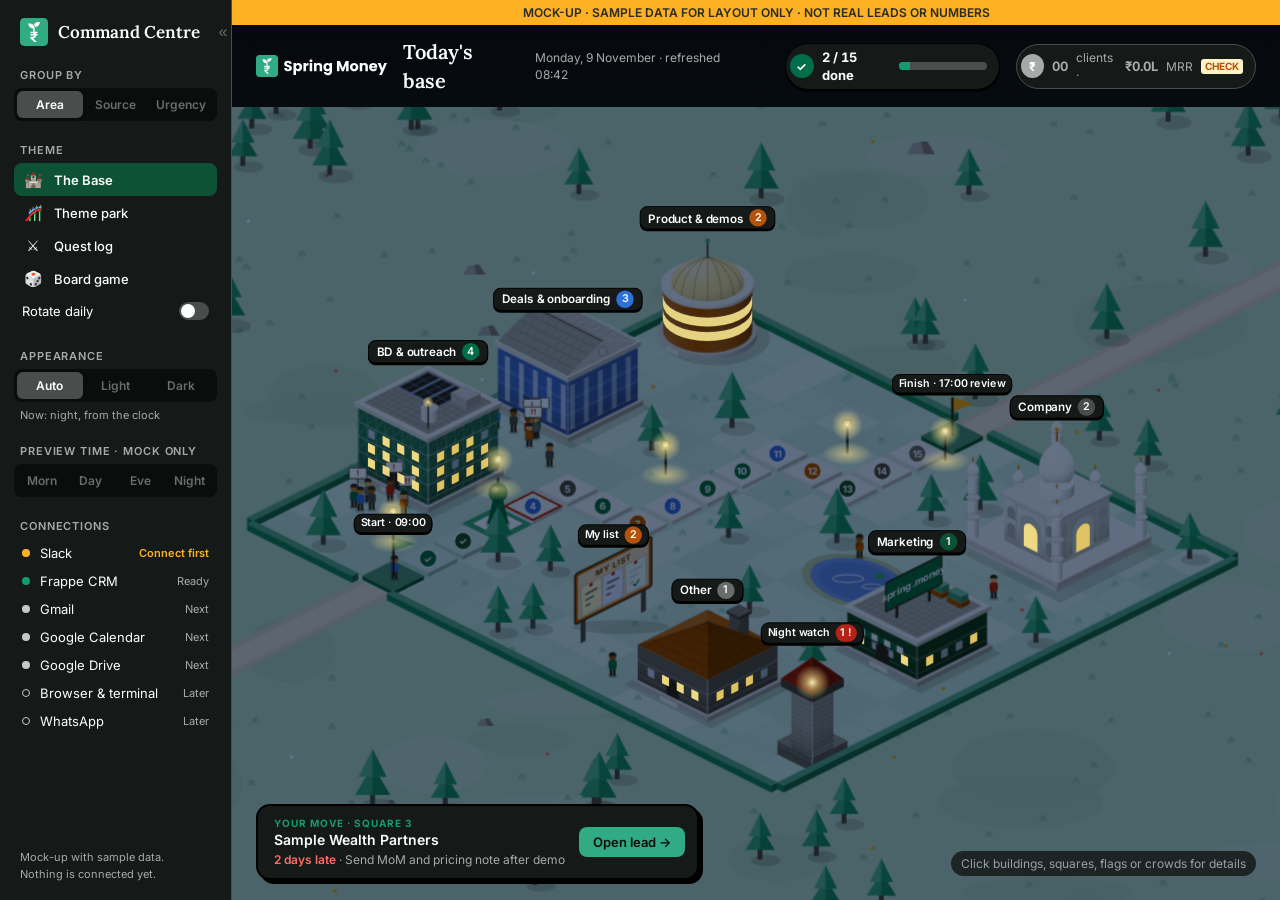
<file: design-options/index.html>
<!doctype html>
<html lang="en-IN">
<head>
<meta charset="utf-8">
<title>Command Centre</title>
<link rel="stylesheet" href="https://fonts.googleapis.com/css2?family=Inter:wght@400;500;600;700&family=Lora:wght@600&display=swap">
<link rel="stylesheet" href="tokens.css">
<style>
  * { box-sizing: border-box; margin: 0; }
  html, body { height: 100%; }
  body { display: grid; grid-template-columns: var(--nav-w, 232px) 1fr; transition: grid-template-columns var(--sm-duration-base) var(--sm-ease-standard); background: var(--sm-paper); color: var(--sm-text); font-family: var(--sm-font-sans); font-size: 13px; }
  iframe { display: block; width: 100%; height: 100%; border: 0; }

  nav { background: var(--sm-paper); border-right: 1px solid var(--sm-border); padding: 18px 14px; display: flex; flex-direction: column; gap: 22px; overflow-y: auto; }
  .brand { display: flex; align-items: center; gap: 10px; padding: 0 6px; }
  .brand img { width: 28px; height: 28px; }
  .brand b { font-family: var(--sm-font-serif); font-weight: 600; font-size: 17px; white-space: nowrap; }
  .collapse { margin-left: auto; border: 0; background: none; width: 26px; height: 26px; border-radius: 6px; cursor: pointer; color: var(--sm-text-secondary); font-size: 16px; line-height: 1; flex: none; }
  .collapse:hover { background: var(--sm-paper-p1); }
  body.dark .collapse:hover { background: var(--sm-night); }
  body.collapsed { --nav-w: 56px; }
  body.collapsed nav { padding: 18px 8px; overflow: hidden; }
  body.collapsed nav .sec, body.collapsed nav .foot, body.collapsed .brand b { display: none; }
  body.collapsed .brand { flex-direction: column; gap: 12px; padding: 0; }
  body.collapsed .collapse { margin-left: 0; transform: rotate(180deg); }
  .sec h4 { font-size: 11px; font-weight: 600; text-transform: uppercase; letter-spacing: .08em; color: var(--sm-text-secondary); padding: 0 6px 6px; }
  .opt { width: 100%; display: flex; align-items: center; gap: 10px; border: 0; background: none; text-align: left; font: 500 13px var(--sm-font-sans); color: var(--sm-text); padding: 7px 8px; border-radius: 8px; cursor: pointer; }
  .opt:hover { background: var(--sm-paper-p1); }
  .opt.on { background: var(--sm-green-bg-2); color: var(--sm-green-900); font-weight: 600; }
  .opt .ic { width: 22px; text-align: center; font-size: 15px; }
  .opt .sub { margin-left: auto; font-size: 11px; color: var(--sm-text-secondary); font-weight: 500; }
  .toggle { display: flex; align-items: center; justify-content: space-between; padding: 7px 8px; cursor: pointer; border-radius: 8px; }
  .toggle:hover { background: var(--sm-paper-p1); }
  .sw { width: 30px; height: 18px; border-radius: 999px; background: var(--sm-black-400); position: relative; transition: background var(--sm-duration-fast); }
  .sw::after { content: ""; position: absolute; top: 2px; left: 2px; width: 14px; height: 14px; border-radius: 50%; background: var(--sm-paper); transition: left var(--sm-duration-fast); }
  .toggle.on .sw { background: var(--sm-green-800); }
  .toggle.on .sw::after { left: 14px; }
  .seg { display: grid; grid-template-columns: repeat(3, 1fr); background: var(--sm-paper-p1); border-radius: 8px; padding: 3px; }
  .seg button { border: 0; background: none; font: 600 12px var(--sm-font-sans); padding: 6px 0; border-radius: 6px; cursor: pointer; color: var(--sm-text-secondary); }
  .seg button.on { background: var(--sm-paper); color: var(--sm-text); box-shadow: 0 1px 3px rgba(39,43,42,.15); }
  .conn { display: flex; align-items: center; gap: 10px; padding: 6px 8px; }
  .conn .dot { width: 8px; height: 8px; border-radius: 50%; flex: none; }
  .conn .st { margin-left: auto; font-size: 11px; color: var(--sm-text-secondary); }
  .d-next { background: var(--sm-amber-300); } .d-ready { background: var(--sm-green-500); } .d-plan { background: var(--sm-black-400); } .d-later { border: 1.5px solid var(--sm-black-400); }
  .conn.next .st { color: var(--sm-amber-700); font-weight: 600; }
  .seg.four { grid-template-columns: repeat(4, 1fr); }
  .now { font-size: 11px; color: var(--sm-text-secondary); padding: 6px 6px 0; }

  body.dark { background: var(--sm-night); color: var(--sm-paper); }
  body.dark nav { background: var(--sm-night-raised); border-color: var(--sm-black-800); }
  body.dark .opt { color: var(--sm-paper); }
  body.dark .opt:hover, body.dark .toggle:hover { background: var(--sm-night); }
  body.dark .opt.on { background: var(--sm-green-900); color: var(--sm-paper); }
  body.dark .seg { background: var(--sm-night); }
  body.dark .seg button.on { background: var(--sm-black-800); color: var(--sm-paper); }
  body.dark .sec h4, body.dark .conn .st, body.dark .foot, body.dark .now { color: var(--sm-black-500); }
  body.dark .conn.next .st { color: var(--sm-amber-300); }
  body.dark .sw { background: var(--sm-black-800); }
  body.dark .toggle.on .sw { background: var(--sm-green-400); }
  .foot { margin-top: auto; font-size: 11px; color: var(--sm-text-secondary); padding: 0 6px; line-height: 1.5; }
</style>
</head>
<body>
<nav>
  <div class="brand"><img src="springmoney-mark.svg" alt=""><b>Command Centre</b><button class="collapse" id="collapse" title="Collapse menu" aria-label="Collapse menu">«</button></div>

  <div class="sec">
    <h4>Group by</h4>
    <div class="seg" id="group">
      <button data-g="area">Area</button><button data-g="source">Source</button><button data-g="urgency">Urgency</button>
    </div>
  </div>

  <div class="sec" id="themes">
    <h4>Theme</h4>
    <button class="opt" data-t="base"><span class="ic">🏰</span>The Base</button>
    <button class="opt" data-t="park"><span class="ic">🎢</span>Theme park</button>
    <button class="opt" data-t="quest"><span class="ic">⚔</span>Quest log</button>
    <button class="opt" data-t="board"><span class="ic">🎲</span>Board game</button>
    <div class="toggle" id="rotate"><span>Rotate daily</span><span class="sw"></span></div>
  </div>

  <div class="sec">
    <h4>Appearance</h4>
    <div class="seg" id="appearance"><button data-a="auto">Auto</button><button data-a="light">Light</button><button data-a="dark">Dark</button></div>
    <div class="now" id="now"></div>
  </div>

  <div class="sec">
    <h4>Preview time · mock only</h4>
    <div class="seg four" id="preview"><button data-p="morning">Morn</button><button data-p="day">Day</button><button data-p="evening">Eve</button><button data-p="night">Night</button></div>
  </div>

  <div class="sec">
    <h4>Connections</h4>
    <div class="conn next"><span class="dot d-next"></span>Slack<span class="st">Connect first</span></div>
    <div class="conn"><span class="dot d-ready"></span>Frappe CRM<span class="st">Ready</span></div>
    <div class="conn"><span class="dot d-plan"></span>Gmail<span class="st">Next</span></div>
    <div class="conn"><span class="dot d-plan"></span>Google Calendar<span class="st">Next</span></div>
    <div class="conn"><span class="dot d-plan"></span>Google Drive<span class="st">Next</span></div>
    <div class="conn"><span class="dot d-later"></span>Browser &amp; terminal<span class="st">Later</span></div>
    <div class="conn"><span class="dot d-later"></span>WhatsApp<span class="st">Later</span></div>
  </div>

  <div class="foot">Mock-up with sample data.<br>Nothing is connected yet.</div>
</nav>
<iframe id="view" title="Command Centre"></iframe>

<script>
  // The version tag stops the browser showing an old cached copy after a theme file changes.
  const V = "?v=2";
  const THEMES = {
    base: "the-base.html" + V,
    park: "d-theme-park.html" + V,
    quest: "e-quest-log.html" + V,
    board: "f-board-game.html" + V,
  };
  const ORDER = Object.keys(THEMES);
  const view = document.getElementById("view");

  function load(key, fallback) {
    try { return localStorage.getItem(key) || fallback; } catch (e) { return fallback; }
  }
  function save(key, value) {
    try { localStorage.setItem(key, value); } catch (e) {}
  }

  // With rotation on, the theme follows the day count so it changes once a day.
  function todaysTheme() {
    return ORDER[Math.floor(Date.now() / 86400000) % ORDER.length];
  }

  const PHASE_NAMES = { morning: "Morning", day: "Day", evening: "Evening", night: "Night" };

  // Morning until 11, day until 16:30, evening until 19:00, then night.
  function clockPhase(d = new Date()) {
    const h = d.getHours() + d.getMinutes() / 60;
    return h >= 6 && h < 11 ? "morning" : h < 16.5 && h >= 11 ? "day" : h < 19 && h >= 16.5 ? "evening" : "night";
  }

  // Auto follows the clock (or a preview) and goes dark at night; Light and Dark are fixed.
  function scene() {
    const a = load("cc-appearance", "auto");
    if (a === "light") return { phase: "day", dark: false, note: "Always daytime" };
    if (a === "dark") return { phase: "night", dark: true, note: "Always night" };
    const preview = load("cc-preview", "");
    const phase = preview || clockPhase();
    return { phase, dark: phase === "night", note: preview ? `Previewing ${PHASE_NAMES[phase].toLowerCase()}` : `Now: ${PHASE_NAMES[phase].toLowerCase()}, from the clock` };
  }

  function sendGroup() {
    const s = scene();
    view.contentWindow && view.contentWindow.postMessage({ group: load("cc-group", "area"), phase: s.phase, dark: s.dark }, "*");
  }

  function render() {
    const rotating = load("cc-rotate", "off") === "on";
    const theme = rotating ? todaysTheme() : load("cc-theme", "base");
    if (!view.src.endsWith(THEMES[theme])) view.src = THEMES[theme];
    document.querySelectorAll("[data-t]").forEach(b => b.classList.toggle("on", b.dataset.t === theme));
    document.getElementById("rotate").classList.toggle("on", rotating);
    const group = load("cc-group", "area");
    document.querySelectorAll("[data-g]").forEach(b => b.classList.toggle("on", b.dataset.g === group));
    const s = scene(), appearance = load("cc-appearance", "auto"), preview = load("cc-preview", "");
    document.body.classList.toggle("dark", s.dark);
    document.querySelectorAll("[data-a]").forEach(b => b.classList.toggle("on", b.dataset.a === appearance));
    document.querySelectorAll("[data-p]").forEach(b => b.classList.toggle("on", appearance === "auto" && b.dataset.p === preview));
    document.getElementById("now").textContent = s.note;
    sendGroup();
  }

  document.getElementById("appearance").addEventListener("click", e => {
    const b = e.target.closest("[data-a]");
    if (!b) return;
    save("cc-appearance", b.dataset.a);
    save("cc-preview", "");
    render();
  });

  // Clicking a preview again goes back to the real clock.
  document.getElementById("preview").addEventListener("click", e => {
    const b = e.target.closest("[data-p]");
    if (!b) return;
    save("cc-appearance", "auto");
    save("cc-preview", load("cc-preview", "") === b.dataset.p ? "" : b.dataset.p);
    render();
  });

  function applyNav() {
    const collapsed = load("cc-nav", "open") === "collapsed";
    document.body.classList.toggle("collapsed", collapsed);
    const b = document.getElementById("collapse");
    b.title = b.ariaLabel = collapsed ? "Expand menu" : "Collapse menu";
  }
  document.getElementById("collapse").addEventListener("click", () => {
    save("cc-nav", load("cc-nav", "open") === "collapsed" ? "open" : "collapsed");
    applyNav();
  });
  applyNav();

  // Keep Auto in step with the clock, redrawing only when the time of day actually changes.
  let lastPhase = scene().phase;
  setInterval(() => { const p = scene().phase; if (p !== lastPhase) { lastPhase = p; render(); } }, 60000);

  view.addEventListener("load", sendGroup);

  document.getElementById("themes").addEventListener("click", e => {
    const b = e.target.closest("[data-t]");
    if (b) {
      // Picking a theme by hand turns rotation off.
      save("cc-theme", b.dataset.t);
      save("cc-rotate", "off");
    } else if (e.target.closest("#rotate")) {
      save("cc-rotate", load("cc-rotate", "off") === "on" ? "off" : "on");
    }
    render();
  });

  document.getElementById("group").addEventListener("click", e => {
    const b = e.target.closest("[data-g]");
    if (!b) return;
    save("cc-group", b.dataset.g);
    render();
  });

  render();
</script>
</body>
</html>
</file>
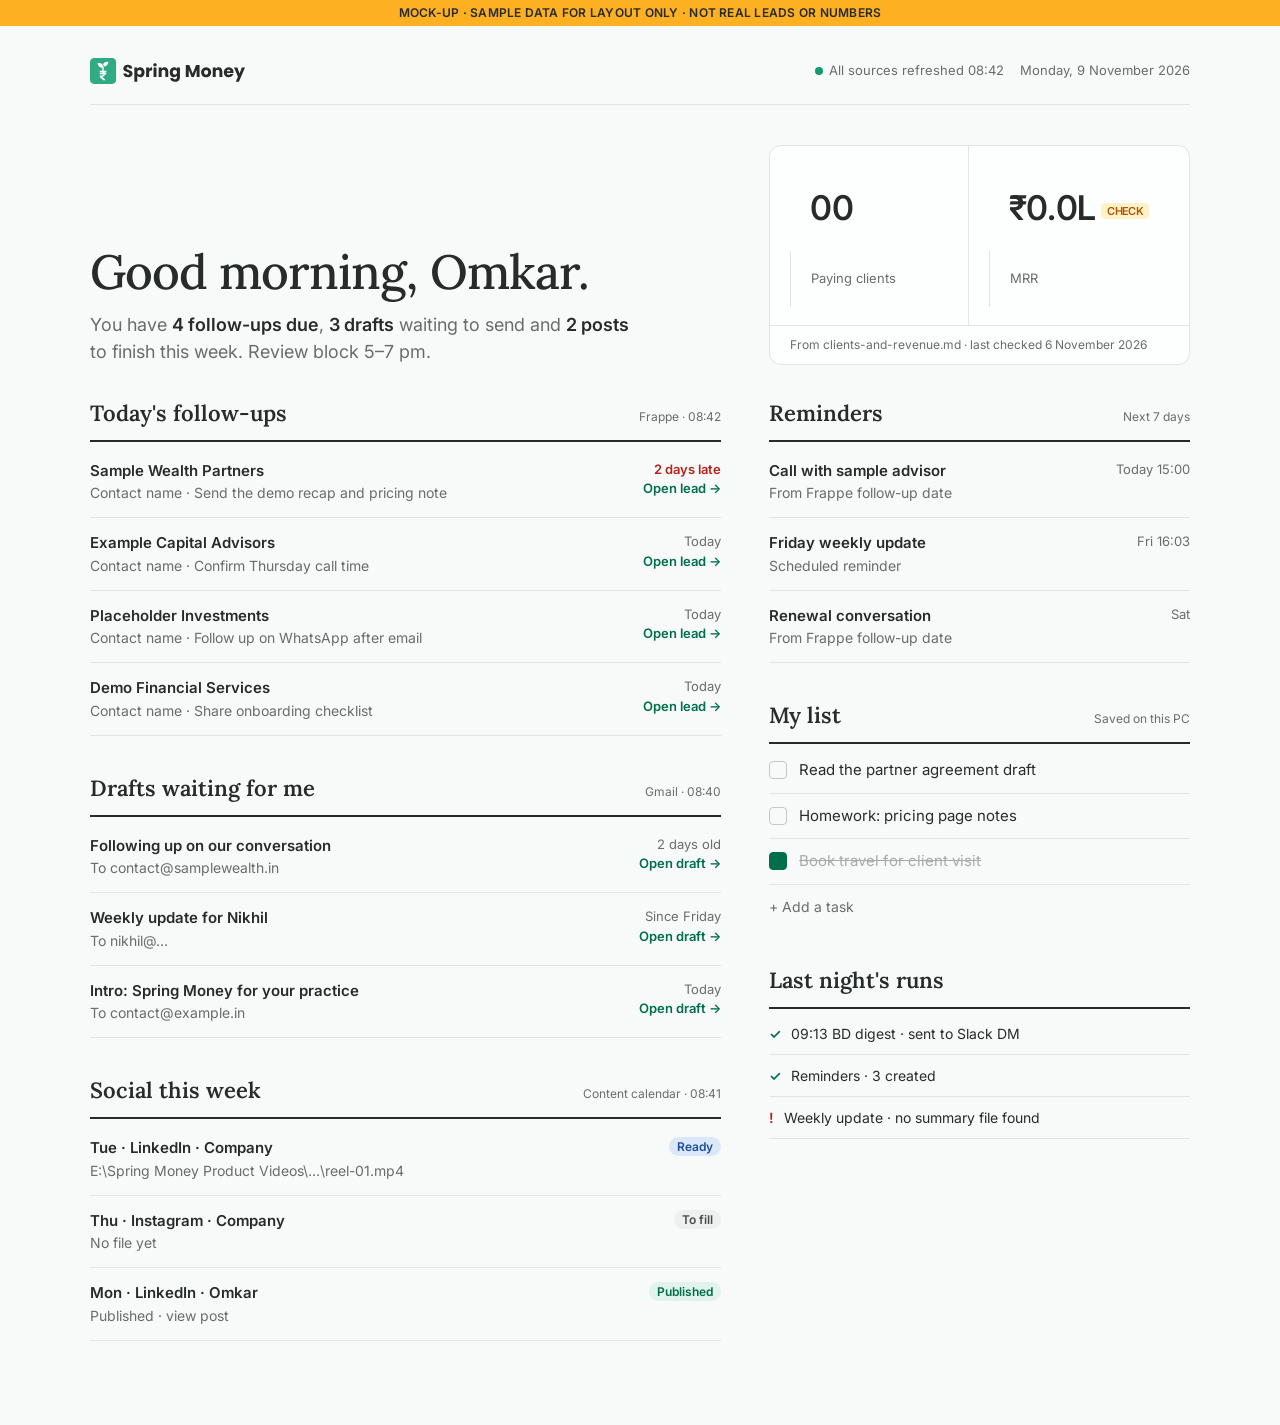
<file: design-options/a-morning-brief.html>
<!doctype html>
<html lang="en-IN">
<head>
<meta charset="utf-8">
<title>Option A · Morning brief</title>
<link rel="stylesheet" href="https://fonts.googleapis.com/css2?family=Inter:wght@400;500;600&family=Lora:ital,wght@0,500;0,600;1,400&display=swap">
<link rel="stylesheet" href="tokens.css">
<style>
  * { box-sizing: border-box; margin: 0; }
  body { background: var(--sm-paper-g); color: var(--sm-text); font-family: var(--sm-font-sans); font-size: 15px; line-height: 1.5; }
  .sample { background: var(--sm-amber-300); color: var(--sm-black-900); text-align: center; font-size: 12px; font-weight: 600; padding: 4px; letter-spacing: .02em; }
  .page { max-width: 1180px; margin: 0 auto; padding: 32px 40px 48px; }
  header { display: flex; align-items: center; justify-content: space-between; padding-bottom: 20px; border-bottom: 1px solid var(--sm-border); }
  header img { height: 26px; }
  .meta { font-size: 13px; color: var(--sm-text-secondary); display: flex; gap: 16px; align-items: center; }
  .dot { width: 8px; height: 8px; border-radius: 50%; background: var(--sm-green-500); display: inline-block; margin-right: 6px; }
  .hero { padding: 40px 0 32px; display: grid; grid-template-columns: 1.5fr 1fr; gap: 48px; align-items: end; }
  .hero h1 { font-family: var(--sm-font-serif); font-weight: 500; font-size: 48px; line-height: 1.1; letter-spacing: -.02em; }
  .hero p { font-size: 18px; color: var(--sm-text-secondary); margin-top: 12px; max-width: 560px; }
  .hero p b { color: var(--sm-text); font-weight: 600; }
  .score { display: grid; grid-template-columns: 1fr 1fr; gap: 0; border: 1px solid var(--sm-border); border-radius: 12px; background: var(--sm-paper); }
  .score div { padding: 18px 20px; }
  .score div + div { border-left: 1px solid var(--sm-border); }
  .score .n { font-size: 34px; font-weight: 600; letter-spacing: -.02em; font-variant-numeric: tabular-nums; }
  .score .l { font-size: 13px; color: var(--sm-text-secondary); }
  .score .foot { grid-column: 1 / -1; border-top: 1px solid var(--sm-border); border-left: 0 !important; font-size: 12px; color: var(--sm-text-secondary); padding: 10px 20px; }
  .check { background: #FEF3C7; color: var(--sm-amber-700); font-size: 11px; font-weight: 600; padding: 1px 6px; border-radius: 4px; margin-left: 6px; vertical-align: middle; }
  .cols { display: grid; grid-template-columns: 1.5fr 1fr; gap: 48px; }
  section { margin-bottom: 36px; }
  h2 { font-family: var(--sm-font-serif); font-weight: 600; font-size: 22px; display: flex; align-items: baseline; justify-content: space-between; padding-bottom: 10px; border-bottom: 2px solid var(--sm-text); margin-bottom: 4px; }
  h2 small { font-family: var(--sm-font-sans); font-weight: 400; font-size: 12px; color: var(--sm-text-secondary); }
  .row { display: grid; grid-template-columns: 1fr auto; gap: 16px; padding: 14px 0; border-bottom: 1px solid var(--sm-border); text-decoration: none; color: inherit; }
  .row:hover .t { color: var(--sm-link); }
  .t { font-weight: 600; }
  .s { color: var(--sm-text-secondary); font-size: 14px; }
  .when { font-size: 13px; color: var(--sm-text-secondary); text-align: right; white-space: nowrap; }
  .late { color: var(--sm-red-700); font-weight: 600; }
  .go { color: var(--sm-link); font-weight: 600; font-size: 13px; }
  .pill { font-size: 12px; font-weight: 600; padding: 2px 8px; border-radius: 999px; }
  .p-fill { background: var(--sm-paper-p2); color: var(--sm-black-800); }
  .p-ready { background: var(--sm-blue-100); color: #1D4E9E; }
  .p-pub { background: var(--sm-green-bg-2); color: var(--sm-green-800); }
  .todo { display: flex; gap: 12px; padding: 11px 0; border-bottom: 1px solid var(--sm-border); align-items: flex-start; }
  .box { width: 18px; height: 18px; border: 1.5px solid var(--sm-border-input); border-radius: 4px; flex: none; margin-top: 2px; }
  .box.on { background: var(--sm-green-800); border-color: var(--sm-green-800); }
  .done { color: var(--sm-text-disabled); text-decoration: line-through; }
  .add { color: var(--sm-text-secondary); font-size: 14px; padding: 11px 0; }
  .run { display: flex; gap: 10px; padding: 10px 0; border-bottom: 1px solid var(--sm-border); font-size: 14px; }
  .ok { color: var(--sm-green-800); font-weight: 600; } .bad { color: var(--sm-red-700); font-weight: 600; }
</style>
</head>
<body>
<div class="sample">MOCK-UP · SAMPLE DATA FOR LAYOUT ONLY · NOT REAL LEADS OR NUMBERS</div>
<div class="page">
  <header>
    <img src="springmoney-logo-primary.svg" alt="Spring Money">
    <div class="meta"><span><span class="dot"></span>All sources refreshed 08:42</span><span>Monday, 9 November 2026</span></div>
  </header>

  <div class="hero">
    <div>
      <h1>Good morning, Omkar.</h1>
      <p>You have <b>4 follow-ups due</b>, <b>3 drafts</b> waiting to send and <b>2 posts</b> to finish this week. Review block 5–7 pm.</p>
    </div>
    <div class="score">
      <div><div class="n">00</div><div class="l">Paying clients</div></div>
      <div><div class="n">₹0.0L<span class="check">CHECK</span></div><div class="l">MRR</div></div>
      <div class="foot">From clients-and-revenue.md · last checked 6 November 2026</div>
    </div>
  </div>

  <div class="cols">
    <div>
      <section>
        <h2>Today's follow-ups <small>Frappe · 08:42</small></h2>
        <a class="row" href="#"><div><div class="t">Sample Wealth Partners</div><div class="s">Contact name · Send the demo recap and pricing note</div></div><div class="when"><span class="late">2 days late</span><br><span class="go">Open lead →</span></div></a>
        <a class="row" href="#"><div><div class="t">Example Capital Advisors</div><div class="s">Contact name · Confirm Thursday call time</div></div><div class="when">Today<br><span class="go">Open lead →</span></div></a>
        <a class="row" href="#"><div><div class="t">Placeholder Investments</div><div class="s">Contact name · Follow up on WhatsApp after email</div></div><div class="when">Today<br><span class="go">Open lead →</span></div></a>
        <a class="row" href="#"><div><div class="t">Demo Financial Services</div><div class="s">Contact name · Share onboarding checklist</div></div><div class="when">Today<br><span class="go">Open lead →</span></div></a>
      </section>
      <section>
        <h2>Drafts waiting for me <small>Gmail · 08:40</small></h2>
        <a class="row" href="#"><div><div class="t">Following up on our conversation</div><div class="s">To contact@samplewealth.in</div></div><div class="when">2 days old<br><span class="go">Open draft →</span></div></a>
        <a class="row" href="#"><div><div class="t">Weekly update for Nikhil</div><div class="s">To nikhil@…</div></div><div class="when">Since Friday<br><span class="go">Open draft →</span></div></a>
        <a class="row" href="#"><div><div class="t">Intro: Spring Money for your practice</div><div class="s">To contact@example.in</div></div><div class="when">Today<br><span class="go">Open draft →</span></div></a>
      </section>
      <section>
        <h2>Social this week <small>Content calendar · 08:41</small></h2>
        <a class="row" href="#"><div><div class="t">Tue · LinkedIn · Company</div><div class="s">E:\Spring Money Product Videos\…\reel-01.mp4</div></div><div class="when"><span class="pill p-ready">Ready</span></div></a>
        <a class="row" href="#"><div><div class="t">Thu · Instagram · Company</div><div class="s">No file yet</div></div><div class="when"><span class="pill p-fill">To fill</span></div></a>
        <a class="row" href="#"><div><div class="t">Mon · LinkedIn · Omkar</div><div class="s">Published · view post</div></div><div class="when"><span class="pill p-pub">Published</span></div></a>
      </section>
    </div>
    <div>
      <section>
        <h2>Reminders <small>Next 7 days</small></h2>
        <div class="row"><div><div class="t">Call with sample advisor</div><div class="s">From Frappe follow-up date</div></div><div class="when">Today 15:00</div></div>
        <div class="row"><div><div class="t">Friday weekly update</div><div class="s">Scheduled reminder</div></div><div class="when">Fri 16:03</div></div>
        <div class="row"><div><div class="t">Renewal conversation</div><div class="s">From Frappe follow-up date</div></div><div class="when">Sat</div></div>
      </section>
      <section>
        <h2>My list <small>Saved on this PC</small></h2>
        <div class="todo"><span class="box"></span><span>Read the partner agreement draft</span></div>
        <div class="todo"><span class="box"></span><span>Homework: pricing page notes</span></div>
        <div class="todo"><span class="box on"></span><span class="done">Book travel for client visit</span></div>
        <div class="add">+ Add a task</div>
      </section>
      <section>
        <h2>Last night's runs</h2>
        <div class="run"><span class="ok">✓</span><span>09:13 BD digest · sent to Slack DM</span></div>
        <div class="run"><span class="ok">✓</span><span>Reminders · 3 created</span></div>
        <div class="run"><span class="bad">!</span><span>Weekly update · no summary file found</span></div>
      </section>
    </div>
  </div>
</div>
</body>
</html>
</file>
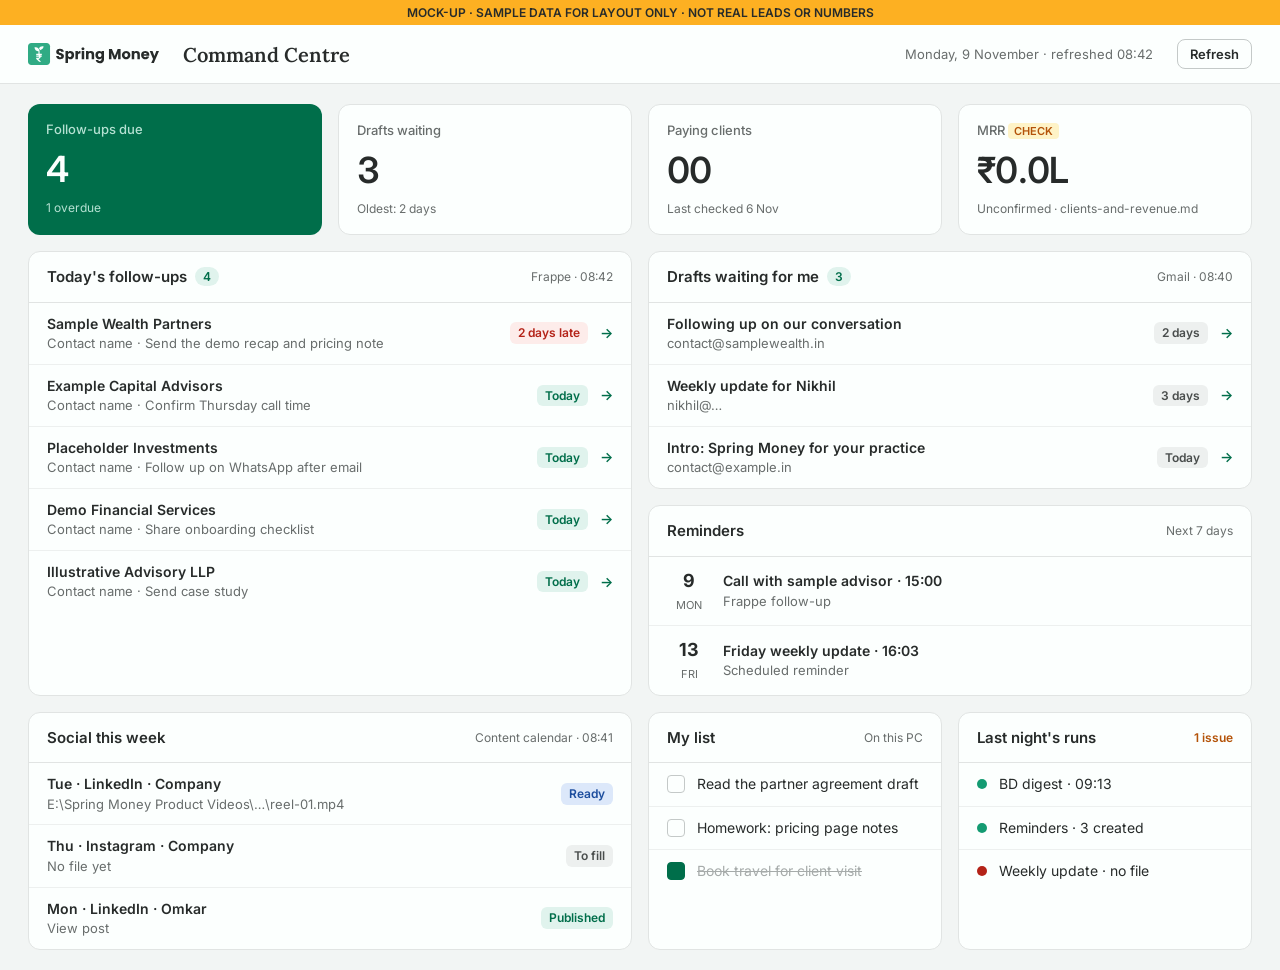
<file: design-options/b-cockpit-grid.html>
<!doctype html>
<html lang="en-IN">
<head>
<meta charset="utf-8">
<title>Option B · Cockpit grid</title>
<link rel="stylesheet" href="https://fonts.googleapis.com/css2?family=Inter:wght@400;500;600&family=Lora:wght@500;600&display=swap">
<link rel="stylesheet" href="tokens.css">
<style>
  * { box-sizing: border-box; margin: 0; }
  body { background: var(--sm-paper-p1); color: var(--sm-text); font-family: var(--sm-font-sans); font-size: 14px; line-height: 1.45; }
  .sample { background: var(--sm-amber-300); text-align: center; font-size: 12px; font-weight: 600; padding: 4px; }
  .bar { background: var(--sm-paper); border-bottom: 1px solid var(--sm-border); padding: 14px 28px; display: flex; align-items: center; gap: 24px; }
  .bar img { height: 22px; }
  .bar h1 { font-family: var(--sm-font-serif); font-weight: 600; font-size: 20px; }
  .bar .sp { flex: 1; }
  .bar .meta { font-size: 13px; color: var(--sm-text-secondary); }
  .btn { border: 1px solid var(--sm-border-input); background: var(--sm-paper); border-radius: 8px; padding: 6px 12px; font: 600 13px var(--sm-font-sans); color: var(--sm-text); }
  .grid { padding: 20px 28px; display: grid; gap: 16px; grid-template-columns: repeat(4, 1fr); grid-auto-rows: min-content; }
  .stat { background: var(--sm-paper); border: 1px solid var(--sm-border); border-radius: 12px; padding: 16px 18px; }
  .stat.hero { background: var(--sm-green-800); color: var(--sm-paper); border: 0; }
  .stat.hero .l, .stat.hero .f { color: var(--sm-green-100); }
  .stat .l { font-size: 13px; color: var(--sm-text-secondary); font-weight: 500; }
  .stat .n { font-size: 36px; font-weight: 600; letter-spacing: -.02em; font-variant-numeric: tabular-nums; margin: 4px 0; }
  .stat .f { font-size: 12px; color: var(--sm-text-secondary); }
  .check { background: #FEF3C7; color: var(--sm-amber-700); font-size: 11px; font-weight: 600; padding: 1px 6px; border-radius: 4px; vertical-align: middle; }
  .card { background: var(--sm-paper); border: 1px solid var(--sm-border); border-radius: 12px; display: flex; flex-direction: column; }
  .card header { display: flex; align-items: center; gap: 8px; padding: 14px 18px; border-bottom: 1px solid var(--sm-border); }
  .card h2 { font-size: 15px; font-weight: 600; }
  .count { background: var(--sm-green-bg-2); color: var(--sm-green-800); font-weight: 600; font-size: 12px; border-radius: 999px; padding: 1px 8px; }
  .card header .ts { margin-left: auto; font-size: 12px; color: var(--sm-text-secondary); }
  .stale { color: var(--sm-amber-700) !important; font-weight: 600; }
  .span2 { grid-column: span 2; } .row2 { grid-row: span 2; }
  .item { display: flex; gap: 12px; align-items: center; padding: 11px 18px; border-bottom: 1px solid var(--sm-paper-p2); text-decoration: none; color: inherit; }
  .item:last-child { border-bottom: 0; }
  .item:hover { background: var(--sm-green-bg-1); }
  .item .main { flex: 1; min-width: 0; }
  .item .t { font-weight: 600; white-space: nowrap; overflow: hidden; text-overflow: ellipsis; }
  .item .s { color: var(--sm-text-secondary); font-size: 13px; white-space: nowrap; overflow: hidden; text-overflow: ellipsis; }
  .tag { font-size: 12px; font-weight: 600; padding: 2px 8px; border-radius: 6px; white-space: nowrap; }
  .late { background: #FDECEA; color: var(--sm-red-700); }
  .today { background: var(--sm-green-bg-2); color: var(--sm-green-800); }
  .soon { background: var(--sm-paper-p2); color: var(--sm-black-800); }
  .ready { background: var(--sm-blue-100); color: #1D4E9E; }
  .arrow { color: var(--sm-link); font-weight: 600; }
  .day { width: 44px; text-align: center; flex: none; }
  .day b { display: block; font-size: 18px; } .day span { font-size: 11px; color: var(--sm-text-secondary); text-transform: uppercase; }
  .box { width: 18px; height: 18px; border: 1.5px solid var(--sm-border-input); border-radius: 4px; flex: none; }
  .box.on { background: var(--sm-green-800); border-color: var(--sm-green-800); }
  .done { color: var(--sm-text-disabled); text-decoration: line-through; }
  .st { width: 10px; height: 10px; border-radius: 50%; flex: none; }
  .g { background: var(--sm-green-500); } .r { background: var(--sm-red-700); }
</style>
</head>
<body>
<div class="sample">MOCK-UP · SAMPLE DATA FOR LAYOUT ONLY · NOT REAL LEADS OR NUMBERS</div>
<div class="bar">
  <img src="springmoney-logo-primary.svg" alt="Spring Money">
  <h1>Command Centre</h1>
  <div class="sp"></div>
  <span class="meta">Monday, 9 November · refreshed 08:42</span>
  <button class="btn">Refresh</button>
</div>
<div class="grid">
  <div class="stat hero"><div class="l">Follow-ups due</div><div class="n">4</div><div class="f">1 overdue</div></div>
  <div class="stat"><div class="l">Drafts waiting</div><div class="n">3</div><div class="f">Oldest: 2 days</div></div>
  <div class="stat"><div class="l">Paying clients</div><div class="n">00</div><div class="f">Last checked 6 Nov</div></div>
  <div class="stat"><div class="l">MRR <span class="check">CHECK</span></div><div class="n">₹0.0L</div><div class="f">Unconfirmed · clients-and-revenue.md</div></div>

  <div class="card span2 row2">
    <header><h2>Today's follow-ups</h2><span class="count">4</span><span class="ts">Frappe · 08:42</span></header>
    <a class="item" href="#"><div class="main"><div class="t">Sample Wealth Partners</div><div class="s">Contact name · Send the demo recap and pricing note</div></div><span class="tag late">2 days late</span><span class="arrow">→</span></a>
    <a class="item" href="#"><div class="main"><div class="t">Example Capital Advisors</div><div class="s">Contact name · Confirm Thursday call time</div></div><span class="tag today">Today</span><span class="arrow">→</span></a>
    <a class="item" href="#"><div class="main"><div class="t">Placeholder Investments</div><div class="s">Contact name · Follow up on WhatsApp after email</div></div><span class="tag today">Today</span><span class="arrow">→</span></a>
    <a class="item" href="#"><div class="main"><div class="t">Demo Financial Services</div><div class="s">Contact name · Share onboarding checklist</div></div><span class="tag today">Today</span><span class="arrow">→</span></a>
    <a class="item" href="#"><div class="main"><div class="t">Illustrative Advisory LLP</div><div class="s">Contact name · Send case study</div></div><span class="tag today">Today</span><span class="arrow">→</span></a>
  </div>

  <div class="card span2">
    <header><h2>Drafts waiting for me</h2><span class="count">3</span><span class="ts">Gmail · 08:40</span></header>
    <a class="item" href="#"><div class="main"><div class="t">Following up on our conversation</div><div class="s">contact@samplewealth.in</div></div><span class="tag soon">2 days</span><span class="arrow">→</span></a>
    <a class="item" href="#"><div class="main"><div class="t">Weekly update for Nikhil</div><div class="s">nikhil@…</div></div><span class="tag soon">3 days</span><span class="arrow">→</span></a>
    <a class="item" href="#"><div class="main"><div class="t">Intro: Spring Money for your practice</div><div class="s">contact@example.in</div></div><span class="tag soon">Today</span><span class="arrow">→</span></a>
  </div>

  <div class="card span2">
    <header><h2>Reminders</h2><span class="ts">Next 7 days</span></header>
    <div class="item"><div class="day"><b>9</b><span>Mon</span></div><div class="main"><div class="t">Call with sample advisor · 15:00</div><div class="s">Frappe follow-up</div></div></div>
    <div class="item"><div class="day"><b>13</b><span>Fri</span></div><div class="main"><div class="t">Friday weekly update · 16:03</div><div class="s">Scheduled reminder</div></div></div>
  </div>

  <div class="card span2">
    <header><h2>Social this week</h2><span class="ts">Content calendar · 08:41</span></header>
    <a class="item" href="#"><div class="main"><div class="t">Tue · LinkedIn · Company</div><div class="s">E:\Spring Money Product Videos\…\reel-01.mp4</div></div><span class="tag ready">Ready</span></a>
    <a class="item" href="#"><div class="main"><div class="t">Thu · Instagram · Company</div><div class="s">No file yet</div></div><span class="tag soon">To fill</span></a>
    <a class="item" href="#"><div class="main"><div class="t">Mon · LinkedIn · Omkar</div><div class="s">View post</div></div><span class="tag today">Published</span></a>
  </div>

  <div class="card">
    <header><h2>My list</h2><span class="ts">On this PC</span></header>
    <div class="item"><span class="box"></span><div class="main">Read the partner agreement draft</div></div>
    <div class="item"><span class="box"></span><div class="main">Homework: pricing page notes</div></div>
    <div class="item"><span class="box on"></span><div class="main done">Book travel for client visit</div></div>
  </div>

  <div class="card">
    <header><h2>Last night's runs</h2><span class="ts stale">1 issue</span></header>
    <div class="item"><span class="st g"></span><div class="main">BD digest · 09:13</div></div>
    <div class="item"><span class="st g"></span><div class="main">Reminders · 3 created</div></div>
    <div class="item"><span class="st r"></span><div class="main">Weekly update · no file</div></div>
  </div>
</div>
</body>
</html>
</file>
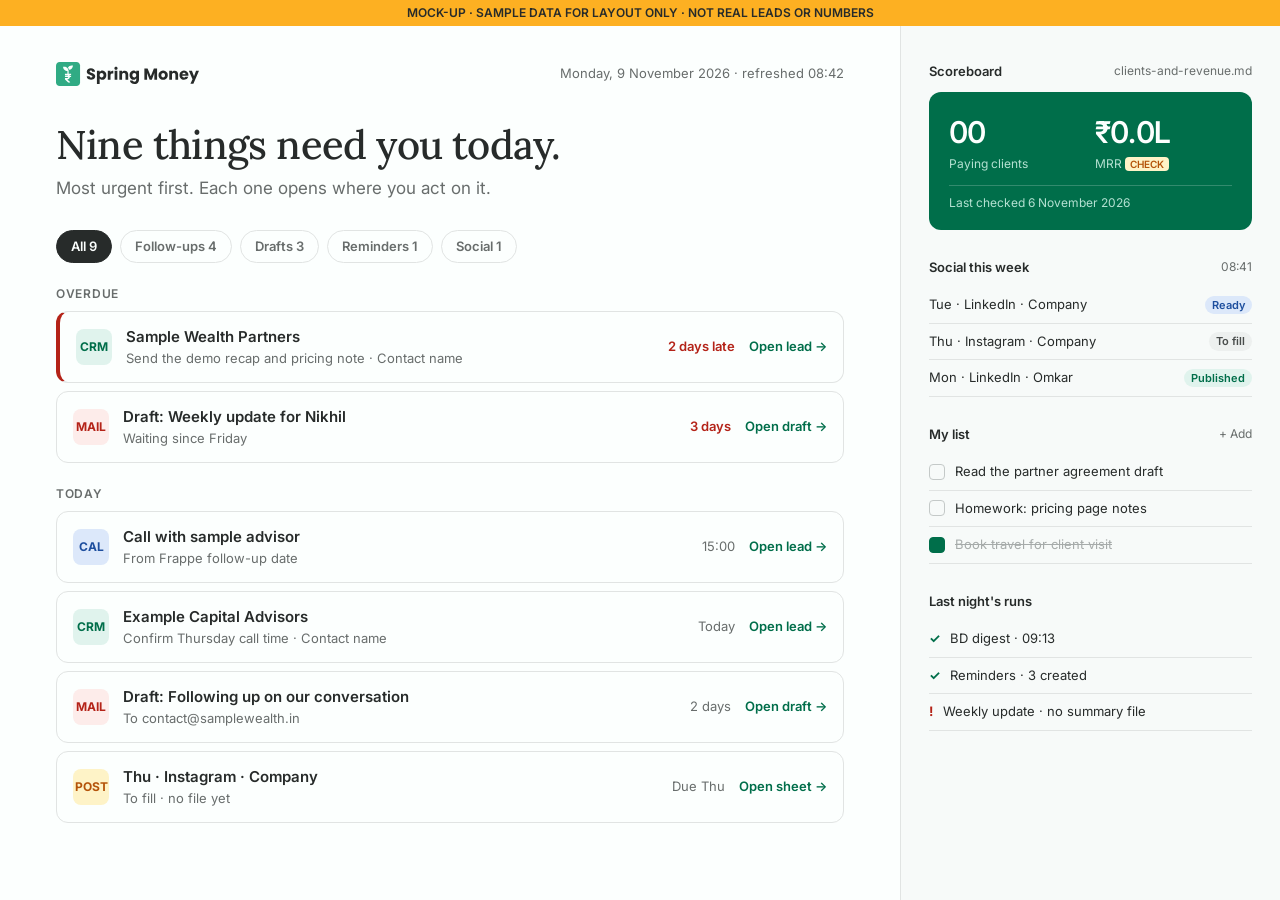
<file: design-options/c-focus-queue.html>
<!doctype html>
<html lang="en-IN">
<head>
<meta charset="utf-8">
<title>Option C · Focus queue</title>
<link rel="stylesheet" href="https://fonts.googleapis.com/css2?family=Inter:wght@400;500;600&family=Lora:wght@500;600&display=swap">
<link rel="stylesheet" href="tokens.css">
<style>
  * { box-sizing: border-box; margin: 0; }
  body { background: var(--sm-paper); color: var(--sm-text); font-family: var(--sm-font-sans); font-size: 14px; line-height: 1.5; }
  .sample { background: var(--sm-amber-300); text-align: center; font-size: 12px; font-weight: 600; padding: 4px; }
  .wrap { display: grid; grid-template-columns: 1fr 380px; min-height: calc(100vh - 26px); }
  main { padding: 36px 56px; }
  .top { display: flex; align-items: center; justify-content: space-between; margin-bottom: 36px; }
  .top img { height: 24px; }
  .meta { font-size: 13px; color: var(--sm-text-secondary); }
  h1 { font-family: var(--sm-font-serif); font-weight: 500; font-size: 40px; letter-spacing: -.02em; line-height: 1.15; }
  .lede { color: var(--sm-text-secondary); font-size: 17px; margin: 8px 0 28px; }
  .tabs { display: flex; gap: 8px; margin-bottom: 16px; }
  .tab { font-size: 13px; font-weight: 600; padding: 6px 14px; border-radius: 999px; border: 1px solid var(--sm-border); color: var(--sm-text-secondary); }
  .tab.on { background: var(--sm-text); color: var(--sm-paper); border-color: var(--sm-text); }
  .group { font-size: 12px; font-weight: 600; color: var(--sm-text-secondary); text-transform: uppercase; letter-spacing: .06em; margin: 22px 0 8px; }
  .q { display: grid; grid-template-columns: 36px 1fr auto auto; gap: 14px; align-items: center; padding: 14px 16px; border: 1px solid var(--sm-border); border-radius: 12px; margin-bottom: 8px; text-decoration: none; color: inherit; background: var(--sm-paper); }
  .q:hover { border-color: var(--sm-green-500); background: var(--sm-green-bg-1); }
  .q.first { border-left: 4px solid var(--sm-red-700); }
  .ico { width: 36px; height: 36px; border-radius: 8px; display: grid; place-items: center; font-size: 12px; font-weight: 700; }
  .i-crm { background: var(--sm-green-bg-2); color: var(--sm-green-800); }
  .i-mail { background: #FDECEA; color: var(--sm-red-700); }
  .i-cal { background: var(--sm-blue-100); color: #1D4E9E; }
  .i-soc { background: #FEF3C7; color: var(--sm-amber-700); }
  .t { font-weight: 600; font-size: 15px; } .s { color: var(--sm-text-secondary); font-size: 13px; }
  .when { font-size: 13px; color: var(--sm-text-secondary); white-space: nowrap; }
  .late { color: var(--sm-red-700); font-weight: 600; }
  .act { font-size: 13px; font-weight: 600; color: var(--sm-link); white-space: nowrap; }
  aside { background: var(--sm-paper-g); border-left: 1px solid var(--sm-border); padding: 36px 28px; }
  .panel { margin-bottom: 28px; }
  .panel h3 { font-size: 13px; font-weight: 600; display: flex; justify-content: space-between; margin-bottom: 10px; }
  .panel h3 span { font-weight: 400; color: var(--sm-text-secondary); font-size: 12px; }
  .score { background: var(--sm-green-800); color: var(--sm-paper); border-radius: 12px; padding: 18px 20px; display: grid; grid-template-columns: 1fr 1fr; gap: 8px; }
  .score .n { font-size: 30px; font-weight: 600; letter-spacing: -.02em; font-variant-numeric: tabular-nums; }
  .score .l { font-size: 12px; color: var(--sm-green-100); }
  .score .f { grid-column: 1 / -1; font-size: 12px; color: var(--sm-green-100); border-top: 1px solid rgba(255,255,255,.2); padding-top: 8px; margin-top: 4px; }
  .check { background: #FEF3C7; color: var(--sm-amber-700); font-size: 10px; font-weight: 600; padding: 1px 5px; border-radius: 4px; vertical-align: middle; }
  .li { display: flex; gap: 10px; padding: 8px 0; border-bottom: 1px solid var(--sm-border); font-size: 13px; align-items: center; }
  .li .grow { flex: 1; }
  .pill { font-size: 11px; font-weight: 600; padding: 1px 7px; border-radius: 999px; }
  .p-fill { background: var(--sm-paper-p2); color: var(--sm-black-800); } .p-ready { background: var(--sm-blue-100); color: #1D4E9E; } .p-pub { background: var(--sm-green-bg-2); color: var(--sm-green-800); }
  .box { width: 16px; height: 16px; border: 1.5px solid var(--sm-border-input); border-radius: 4px; flex: none; }
  .box.on { background: var(--sm-green-800); border-color: var(--sm-green-800); }
  .done { color: var(--sm-text-disabled); text-decoration: line-through; }
  .ok { color: var(--sm-green-800); font-weight: 700; } .bad { color: var(--sm-red-700); font-weight: 700; }
</style>
</head>
<body>
<div class="sample">MOCK-UP · SAMPLE DATA FOR LAYOUT ONLY · NOT REAL LEADS OR NUMBERS</div>
<div class="wrap">
  <main>
    <div class="top"><img src="springmoney-logo-primary.svg" alt="Spring Money"><span class="meta">Monday, 9 November 2026 · refreshed 08:42</span></div>
    <h1>Nine things need you today.</h1>
    <p class="lede">Most urgent first. Each one opens where you act on it.</p>
    <div class="tabs"><span class="tab on">All 9</span><span class="tab">Follow-ups 4</span><span class="tab">Drafts 3</span><span class="tab">Reminders 1</span><span class="tab">Social 1</span></div>

    <div class="group">Overdue</div>
    <a class="q first" href="#"><span class="ico i-crm">CRM</span><div><div class="t">Sample Wealth Partners</div><div class="s">Send the demo recap and pricing note · Contact name</div></div><span class="when late">2 days late</span><span class="act">Open lead →</span></a>
    <a class="q" href="#"><span class="ico i-mail">MAIL</span><div><div class="t">Draft: Weekly update for Nikhil</div><div class="s">Waiting since Friday</div></div><span class="when late">3 days</span><span class="act">Open draft →</span></a>

    <div class="group">Today</div>
    <a class="q" href="#"><span class="ico i-cal">CAL</span><div><div class="t">Call with sample advisor</div><div class="s">From Frappe follow-up date</div></div><span class="when">15:00</span><span class="act">Open lead →</span></a>
    <a class="q" href="#"><span class="ico i-crm">CRM</span><div><div class="t">Example Capital Advisors</div><div class="s">Confirm Thursday call time · Contact name</div></div><span class="when">Today</span><span class="act">Open lead →</span></a>
    <a class="q" href="#"><span class="ico i-mail">MAIL</span><div><div class="t">Draft: Following up on our conversation</div><div class="s">To contact@samplewealth.in</div></div><span class="when">2 days</span><span class="act">Open draft →</span></a>
    <a class="q" href="#"><span class="ico i-soc">POST</span><div><div class="t">Thu · Instagram · Company</div><div class="s">To fill · no file yet</div></div><span class="when">Due Thu</span><span class="act">Open sheet →</span></a>
  </main>

  <aside>
    <div class="panel">
      <h3>Scoreboard <span>clients-and-revenue.md</span></h3>
      <div class="score">
        <div><div class="n">00</div><div class="l">Paying clients</div></div>
        <div><div class="n">₹0.0L</div><div class="l">MRR <span class="check">CHECK</span></div></div>
        <div class="f">Last checked 6 November 2026</div>
      </div>
    </div>
    <div class="panel">
      <h3>Social this week <span>08:41</span></h3>
      <div class="li"><span class="grow">Tue · LinkedIn · Company</span><span class="pill p-ready">Ready</span></div>
      <div class="li"><span class="grow">Thu · Instagram · Company</span><span class="pill p-fill">To fill</span></div>
      <div class="li"><span class="grow">Mon · LinkedIn · Omkar</span><span class="pill p-pub">Published</span></div>
    </div>
    <div class="panel">
      <h3>My list <span>+ Add</span></h3>
      <div class="li"><span class="box"></span><span>Read the partner agreement draft</span></div>
      <div class="li"><span class="box"></span><span>Homework: pricing page notes</span></div>
      <div class="li"><span class="box on"></span><span class="done">Book travel for client visit</span></div>
    </div>
    <div class="panel">
      <h3>Last night's runs</h3>
      <div class="li"><span class="ok">✓</span><span>BD digest · 09:13</span></div>
      <div class="li"><span class="ok">✓</span><span>Reminders · 3 created</span></div>
      <div class="li"><span class="bad">!</span><span>Weekly update · no summary file</span></div>
    </div>
  </aside>
</div>
</body>
</html>
</file>
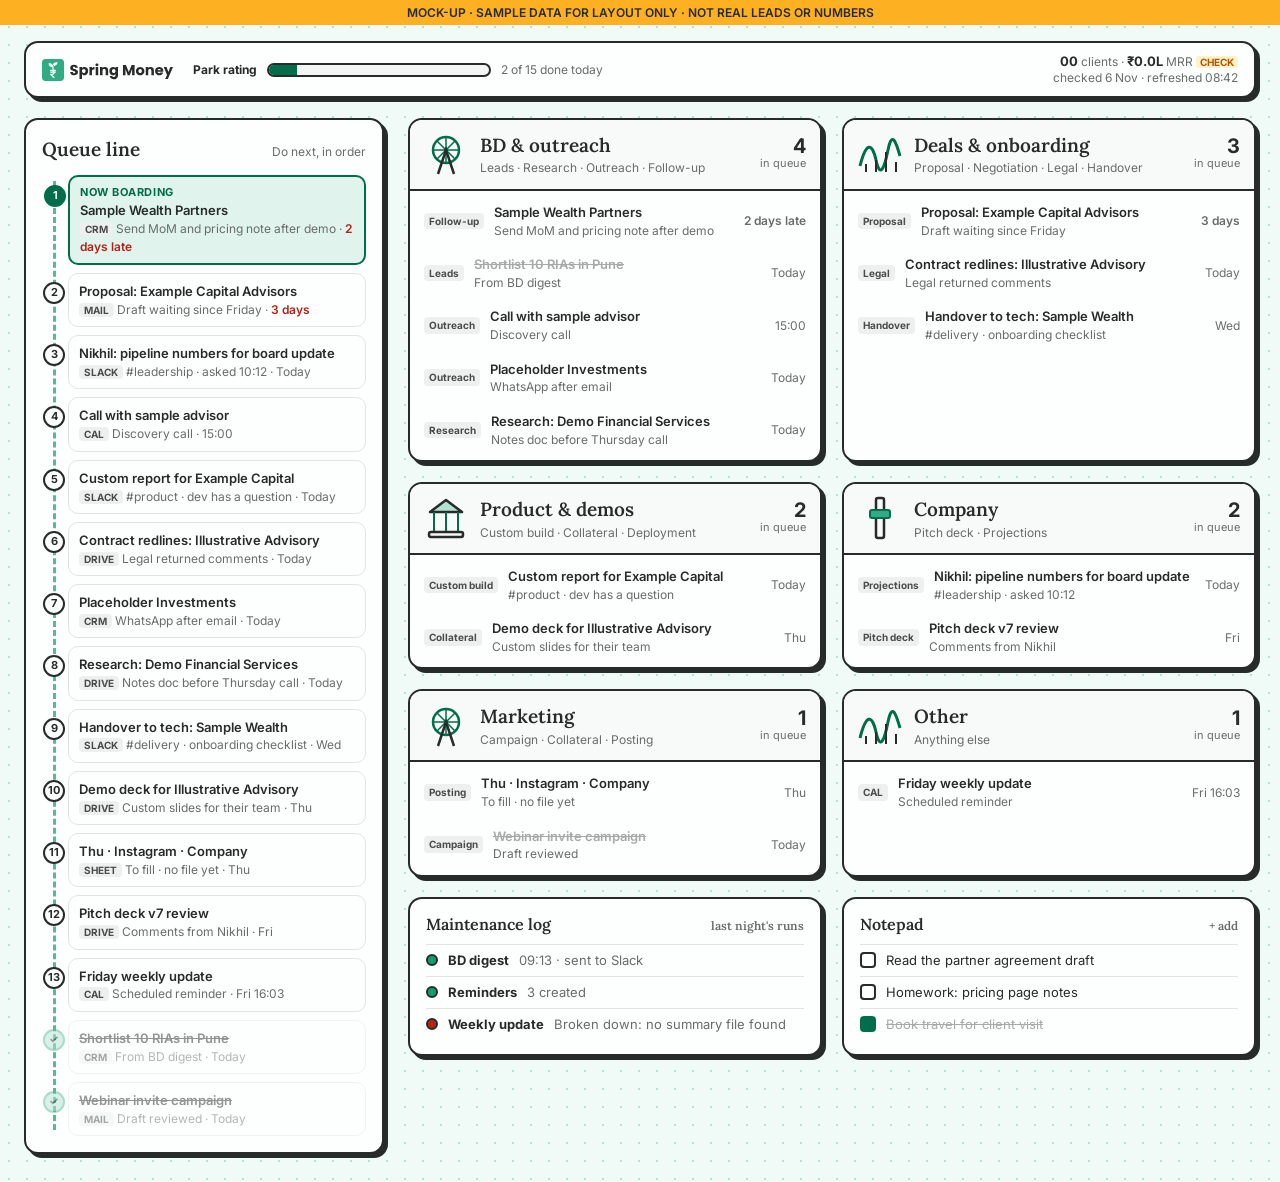
<file: design-options/d-theme-park.html>
<!doctype html>
<html lang="en-IN">
<head>
<meta charset="utf-8">
<title>Option D · Theme park</title>
<link rel="stylesheet" href="https://fonts.googleapis.com/css2?family=Inter:wght@400;500;600;700&family=Lora:wght@500;600&display=swap">
<link rel="stylesheet" href="tokens.css">
<style>
  * { box-sizing: border-box; margin: 0; }
  body {
    color: var(--sm-text); font-family: var(--sm-font-sans); font-size: 14px; line-height: 1.45;
    background-color: var(--sm-green-bg-1);
    background-image: radial-gradient(var(--sm-green-100) 1px, transparent 1.4px);
    background-size: 18px 18px;
  }
  .sample { background: var(--sm-amber-300); text-align: center; font-size: 12px; font-weight: 600; padding: 4px; }
  .chunk { background: var(--sm-paper); border: 2px solid var(--sm-text); border-radius: 14px; box-shadow: 4px 4px 0 var(--sm-text); }

  .toolbar { margin: 16px 24px 0; padding: 10px 16px; display: flex; align-items: center; gap: 20px; }
  .toolbar img { height: 22px; }
  .rating { display: flex; align-items: center; gap: 10px; flex: 1; max-width: 420px; }
  .rating b { font-size: 12px; white-space: nowrap; }
  .meter { flex: 1; height: 14px; border: 2px solid var(--sm-text); border-radius: 999px; overflow: hidden; background: var(--sm-paper-p1); }
  .meter i { display: block; height: 100%; background: var(--sm-green-800); }
  .rating span { font-size: 12px; color: var(--sm-text-secondary); white-space: nowrap; }
  .sp { flex: 1; }
  .switch { display: flex; border: 2px solid var(--sm-text); border-radius: 999px; overflow: hidden; }
  .switch button { border: 0; background: none; font: 600 12px var(--sm-font-sans); padding: 5px 12px; cursor: pointer; color: var(--sm-text); }
  .switch button.on { background: var(--sm-text); color: var(--sm-paper); }
  .score { font-size: 12px; color: var(--sm-text-secondary); text-align: right; line-height: 1.3; }
  .score b { color: var(--sm-text); font-size: 13px; }
  .check { background: #FEF3C7; color: var(--sm-amber-700); font-size: 10px; font-weight: 700; padding: 0 4px; border-radius: 3px; }

  .park { display: grid; grid-template-columns: 360px 1fr; gap: 24px; padding: 20px 24px 28px; }
  h2 { font-family: var(--sm-font-serif); font-weight: 600; font-size: 19px; }
  .hint { font-size: 12px; color: var(--sm-text-secondary); }

  .queue { padding: 16px 16px 8px; align-self: start; }
  .queue header { display: flex; justify-content: space-between; align-items: baseline; margin-bottom: 12px; }
  .path { position: relative; padding-left: 26px; }
  .path::before { content: ""; position: absolute; left: 11px; top: 6px; bottom: 6px; border-left: 3px dashed var(--sm-green-300); }
  .guest { position: relative; display: block; text-decoration: none; color: inherit; padding: 8px 10px; margin-bottom: 8px; border-radius: 10px; border: 1.5px solid var(--sm-border); background: var(--sm-paper); }
  .guest:hover { border-color: var(--sm-green-800); }
  .guest .num { position: absolute; left: -26px; top: 8px; width: 22px; height: 22px; border-radius: 50%; background: var(--sm-paper); border: 2px solid var(--sm-text); font-size: 11px; font-weight: 700; display: grid; place-items: center; }
  .guest.now { border: 2px solid var(--sm-green-800); background: var(--sm-green-bg-2); }
  .guest.now .num { background: var(--sm-green-800); border-color: var(--sm-green-800); color: var(--sm-paper); }
  .guest.done { opacity: .5; }
  .guest.done .num { background: var(--sm-green-100); border-color: var(--sm-green-300); }
  .guest.done .t { text-decoration: line-through; }
  .guest .t { font-weight: 600; font-size: 13px; }
  .guest .s { font-size: 12px; color: var(--sm-text-secondary); }
  .guest .now-label { font-size: 11px; font-weight: 700; color: var(--sm-green-800); text-transform: uppercase; letter-spacing: .05em; }
  .late { color: var(--sm-red-700); font-weight: 600; }

  .rides { display: grid; grid-template-columns: repeat(2, 1fr); gap: 20px; align-content: start; }
  .ride { padding: 0; overflow: hidden; }
  .ride .head { display: flex; align-items: center; gap: 12px; padding: 12px 14px; background: var(--sm-paper-g); border-bottom: 2px solid var(--sm-text); }
  .ride .head svg { width: 44px; height: 44px; flex: none; }
  .ride .head .q { margin-left: auto; text-align: right; font-size: 11px; color: var(--sm-text-secondary); }
  .ride .head .q b { display: block; font-size: 20px; color: var(--sm-text); line-height: 1; }
  .ride ul { list-style: none; padding: 4px 0; }
  .ride li a { display: flex; gap: 10px; align-items: center; padding: 8px 14px; text-decoration: none; color: inherit; }
  .ride li a:hover { background: var(--sm-green-bg-1); }
  .ride li .main { flex: 1; min-width: 0; }
  .ride li .t { font-weight: 600; font-size: 13px; white-space: nowrap; overflow: hidden; text-overflow: ellipsis; }
  .ride li .s { font-size: 12px; color: var(--sm-text-secondary); }
  .ride li .w { font-size: 12px; color: var(--sm-text-secondary); white-space: nowrap; }
  .ride li.done .t { text-decoration: line-through; color: var(--sm-text-disabled); }
  .src { font-size: 10px; font-weight: 700; padding: 1px 5px; border-radius: 4px; background: var(--sm-paper-p2); color: var(--sm-black-800); }
  .ride .empty { padding: 14px; color: var(--sm-text-secondary); font-size: 13px; }

  .lower { grid-column: 2; display: grid; grid-template-columns: 1fr 1fr; gap: 20px; }
  .box { padding: 14px 16px; }
  .box h2 { font-size: 16px; margin-bottom: 8px; display: flex; justify-content: space-between; align-items: baseline; }
  .line { display: flex; gap: 10px; align-items: center; padding: 6px 0; border-top: 1px solid var(--sm-border); font-size: 13px; }
  .lamp { width: 12px; height: 12px; border-radius: 50%; border: 2px solid var(--sm-text); flex: none; }
  .lamp.ok { background: var(--sm-green-500); } .lamp.bad { background: var(--sm-red-700); }
  .tick { width: 16px; height: 16px; border: 2px solid var(--sm-text); border-radius: 4px; flex: none; }
  .tick.on { background: var(--sm-green-800); border-color: var(--sm-green-800); }
  .struck { text-decoration: line-through; color: var(--sm-text-disabled); }
  .muted { color: var(--sm-text-secondary); }
</style>
</head>
<body>
<div class="sample">MOCK-UP · SAMPLE DATA FOR LAYOUT ONLY · NOT REAL LEADS OR NUMBERS</div>

<div class="toolbar chunk">
  <img src="springmoney-logo-primary.svg" alt="Spring Money">
  <div class="rating"><b>Park rating</b><div class="meter"><i id="meter"></i></div><span id="meter-text"></span></div>
  <div class="sp"></div>
  <div class="score"><b>00</b> clients · <b>₹0.0L</b> MRR <span class="check">CHECK</span><br>checked 6 Nov · refreshed 08:42</div>
</div>

<div class="park">
  <div class="queue chunk">
    <header><h2>Queue line</h2><span class="hint">Do next, in order</span></header>
    <div class="path" id="queue"></div>
  </div>

  <div>
    <div class="rides" id="rides"></div>
    <div class="lower" style="margin-top:20px">
      <div class="box chunk">
        <h2>Maintenance log <span class="hint">last night's runs</span></h2>
        <div id="runs"></div>
      </div>
      <div class="box chunk">
        <h2>Notepad <span class="hint">+ add</span></h2>
        <div id="mylist"></div>
      </div>
    </div>
  </div>
</div>

<script src="round2-data.js"></script>
<script>
  // A small line-drawn ride for each panel, keyed by group.
  const RIDE = {
    followup: { name: "Ferris wheel", svg: '<circle cx="22" cy="18" r="13" fill="none" stroke="#006E4A" stroke-width="2.5"/><path d="M22 5v26M9 18h26M13 9l18 18M31 9L13 27" stroke="#006E4A" stroke-width="1.5"/><path d="M14 42l8-24 8 24" fill="none" stroke="#272B2A" stroke-width="2.5"/>' },
    draft:    { name: "Roller coaster", svg: '<path d="M2 34c6-24 12-24 16-6s8 10 12-10 8-8 12 6" fill="none" stroke="#006E4A" stroke-width="3"/><path d="M8 40v-8M18 40v-12M28 40v-20M38 40v-10" stroke="#272B2A" stroke-width="2"/>' },
    reminder: { name: "Carousel", svg: '<path d="M6 16L22 4l16 12z" fill="#B4E1D2" stroke="#272B2A" stroke-width="2.5" stroke-linejoin="round"/><path d="M10 16v20M22 16v20M34 16v20" stroke="#006E4A" stroke-width="2"/><rect x="5" y="36" width="34" height="5" rx="2" fill="none" stroke="#272B2A" stroke-width="2.5"/>' },
    social:   { name: "Drop tower", svg: '<rect x="18" y="2" width="8" height="40" rx="2" fill="none" stroke="#272B2A" stroke-width="2.5"/><rect x="12" y="14" width="20" height="8" rx="2" fill="#30AB84" stroke="#006E4A" stroke-width="2"/>' },
    overdue:  { name: "Runaway train", svg: '<rect x="4" y="16" width="26" height="16" rx="3" fill="#FDECEA" stroke="#B42318" stroke-width="2.5"/><rect x="30" y="22" width="10" height="10" rx="2" fill="none" stroke="#B42318" stroke-width="2.5"/><circle cx="12" cy="36" r="4" fill="#272B2A"/><circle cx="26" cy="36" r="4" fill="#272B2A"/><path d="M8 10h6M4 6h8" stroke="#B42318" stroke-width="2"/>' },
    today:    { name: "Ferris wheel", svg: '<circle cx="22" cy="18" r="13" fill="none" stroke="#006E4A" stroke-width="2.5"/><path d="M22 5v26M9 18h26M13 9l18 18M31 9L13 27" stroke="#006E4A" stroke-width="1.5"/><path d="M14 42l8-24 8 24" fill="none" stroke="#272B2A" stroke-width="2.5"/>' },
    week:     { name: "Carousel", svg: '<path d="M6 16L22 4l16 12z" fill="#B4E1D2" stroke="#272B2A" stroke-width="2.5" stroke-linejoin="round"/><path d="M10 16v20M22 16v20M34 16v20" stroke="#006E4A" stroke-width="2"/><rect x="5" y="36" width="34" height="5" rx="2" fill="none" stroke="#272B2A" stroke-width="2.5"/>' },
  };

  function renderQueue() {
    const open = ITEMS.filter(i => !i.done), done = ITEMS.filter(i => i.done);
    document.getElementById("queue").innerHTML = [...open, ...done].map((i, n) => `
      <a class="guest ${i.done ? "done" : n === 0 ? "now" : ""}" href="#">
        <span class="num">${i.done ? "✓" : n + 1}</span>
        ${n === 0 && !i.done ? '<div class="now-label">Now boarding</div>' : ""}
        <div class="t">${i.title}</div>
        <div class="s"><span class="src">${SOURCES[i.src].tag}</span> ${i.sub} · <span class="${i.due === "overdue" ? "late" : ""}">${i.when}</span></div>
      </a>`).join("");
  }

  function renderRides(mode) {
    const rides = Object.values(RIDE);
    document.getElementById("rides").innerHTML = groupItems(mode).map((g, n) => {
      const r = RIDE[g.key] || rides[n % 4], open = g.items.filter(i => !i.done).length;
      const sub = g.from || r.name;
      return `<div class="ride chunk">
        <div class="head"><svg viewBox="0 0 44 44">${r.svg}</svg>
          <div><h2>${g.label}</h2><div class="hint">${sub}</div></div>
          <div class="q"><b>${open}</b>in queue</div></div>
        <ul>${g.items.length ? g.items.map(i => `<li class="${i.done ? "done" : ""}"><a href="#">
          <span class="src">${chip(i, mode)}</span>
          <div class="main"><div class="t">${i.title}</div><div class="s">${i.sub}</div></div>
          <span class="w ${i.due === "overdue" ? "late" : ""}">${i.when}</span></a></li>`).join("") : '<li class="empty">No riders. All clear.</li>'}</ul>
      </div>`;
    }).join("");
  }

  function renderSide() {
    const p = progress();
    document.getElementById("meter").style.width = p.pct + "%";
    document.getElementById("meter-text").textContent = `${p.done} of ${p.total} done today`;
    document.getElementById("runs").innerHTML = RUNS.map(r => `<div class="line"><span class="lamp ${r.ok ? "ok" : "bad"}"></span><b>${r.name}</b><span class="muted">${r.ok ? r.note : "Broken down: " + r.note}</span></div>`).join("");
    document.getElementById("mylist").innerHTML = MY_LIST.map(t => `<div class="line"><span class="tick ${t.done ? "on" : ""}"></span><span class="${t.done ? "struck" : ""}">${t.text}</span></div>`).join("");
  }

  onGroupChange(renderRides);
  renderQueue(); renderSide(); renderRides(getMode());
</script>
</body>
</html>
</file>
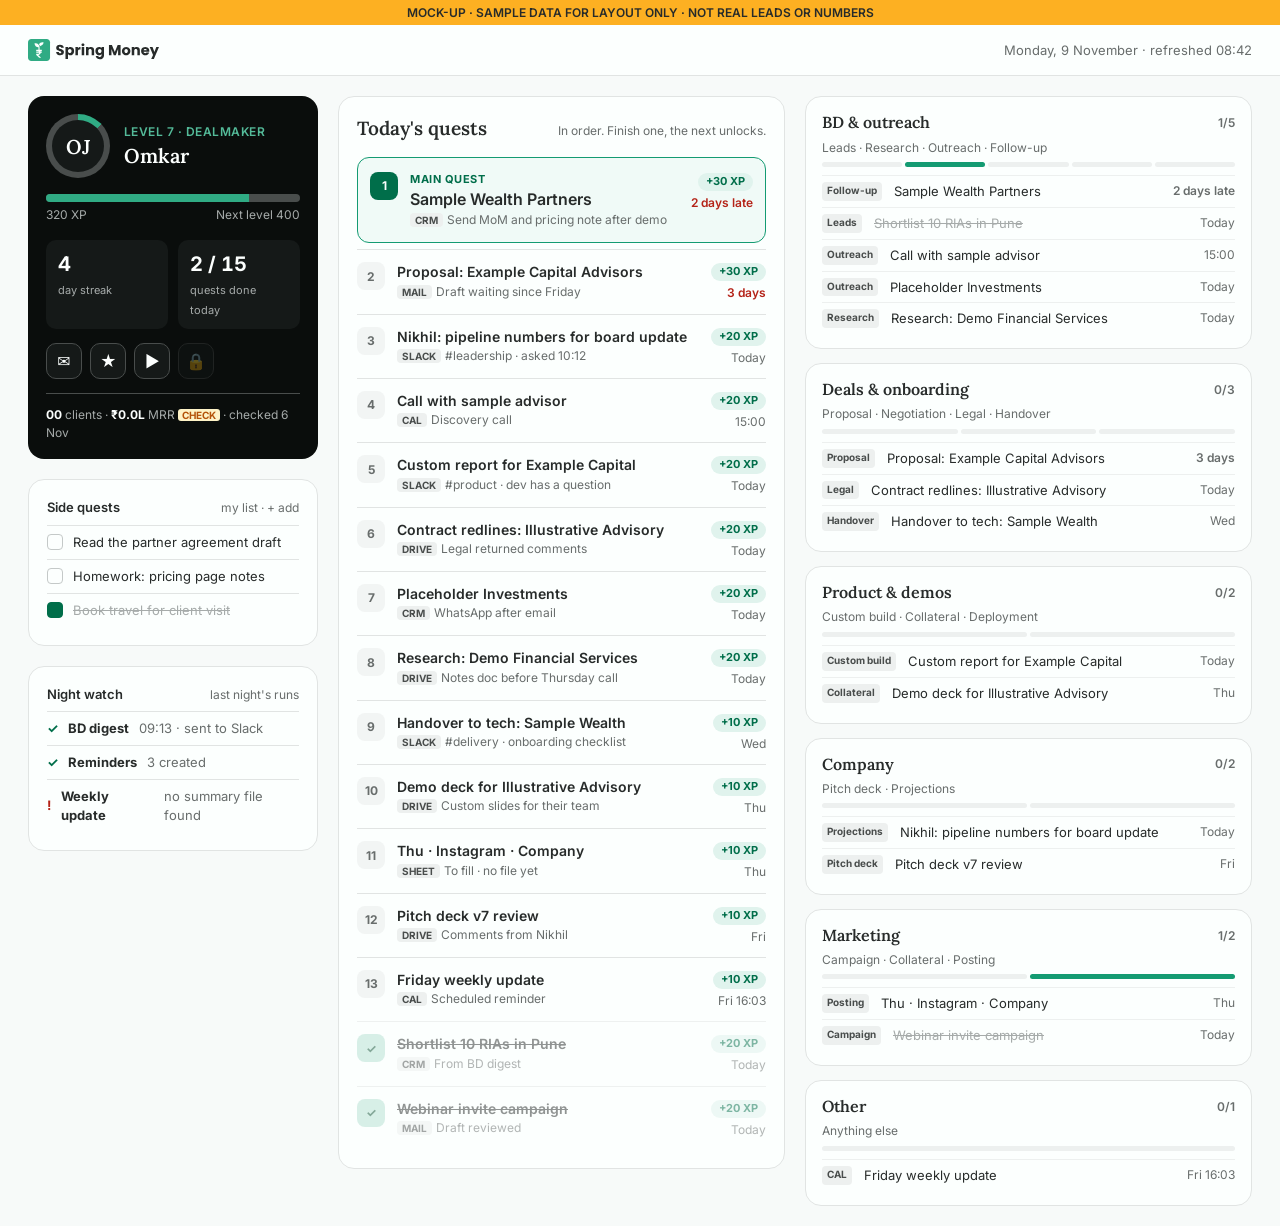
<file: design-options/e-quest-log.html>
<!doctype html>
<html lang="en-IN">
<head>
<meta charset="utf-8">
<title>Option E · Quest log</title>
<link rel="stylesheet" href="https://fonts.googleapis.com/css2?family=Inter:wght@400;500;600;700&family=Lora:wght@500;600&display=swap">
<link rel="stylesheet" href="tokens.css">
<style>
  * { box-sizing: border-box; margin: 0; }
  body { background: var(--sm-paper-g); color: var(--sm-text); font-family: var(--sm-font-sans); font-size: 14px; line-height: 1.45; }
  .sample { background: var(--sm-amber-300); text-align: center; font-size: 12px; font-weight: 600; padding: 4px; }
  .top { display: flex; align-items: center; gap: 20px; padding: 14px 28px; border-bottom: 1px solid var(--sm-border); background: var(--sm-paper); }
  .top img { height: 22px; }
  .top .sp { flex: 1; }
  .meta { font-size: 13px; color: var(--sm-text-secondary); }
  .switch { display: flex; background: var(--sm-paper-p1); border-radius: 10px; padding: 3px; }
  .switch button { border: 0; background: none; font: 600 12px var(--sm-font-sans); padding: 6px 12px; border-radius: 8px; cursor: pointer; color: var(--sm-text-secondary); }
  .switch button.on { background: var(--sm-paper); color: var(--sm-text); box-shadow: 0 1px 3px rgba(39,43,42,.15); }

  .grid { display: grid; grid-template-columns: 290px 1fr 1fr; gap: 20px; padding: 20px 28px; align-items: start; }
  .card { background: var(--sm-paper); border: 1px solid var(--sm-border); border-radius: 16px; padding: 18px; }
  .card + .card { margin-top: 20px; }
  h2 { font-family: var(--sm-font-serif); font-weight: 600; font-size: 19px; }
  h3 { font-size: 13px; font-weight: 600; display: flex; justify-content: space-between; align-items: baseline; margin-bottom: 8px; }
  h3 span { font-weight: 400; font-size: 12px; color: var(--sm-text-secondary); }
  .hint { font-size: 12px; color: var(--sm-text-secondary); }

  /* Character card */
  .hero { background: var(--sm-night); color: var(--sm-paper); border: 0; }
  .who { display: flex; gap: 14px; align-items: center; }
  .ring { width: 64px; height: 64px; border-radius: 50%; display: grid; place-items: center; flex: none; }
  .ring div { width: 52px; height: 52px; border-radius: 50%; background: var(--sm-night-raised); display: grid; place-items: center; font-family: var(--sm-font-serif); font-weight: 600; font-size: 20px; }
  .who .lvl { font-size: 12px; color: var(--sm-green-300); font-weight: 600; letter-spacing: .04em; text-transform: uppercase; }
  .who .nm { font-family: var(--sm-font-serif); font-size: 20px; font-weight: 600; }
  .xp { margin: 16px 0 4px; height: 8px; border-radius: 999px; background: var(--sm-black-800); overflow: hidden; }
  .xp i { display: block; height: 100%; background: var(--sm-green-400); }
  .xpt { font-size: 12px; color: var(--sm-black-500); display: flex; justify-content: space-between; }
  .stats { display: grid; grid-template-columns: 1fr 1fr; gap: 10px; margin-top: 16px; }
  .stat { background: var(--sm-night-raised); border-radius: 10px; padding: 10px 12px; }
  .stat b { font-size: 20px; display: block; font-variant-numeric: tabular-nums; }
  .stat span { font-size: 11px; color: var(--sm-black-500); }
  .badges { display: flex; gap: 8px; margin-top: 14px; }
  .badge { width: 36px; height: 36px; border-radius: 10px; display: grid; place-items: center; background: var(--sm-night-raised); border: 1px solid var(--sm-black-800); font-size: 16px; }
  .badge.lock { opacity: .35; }
  .treasury { margin-top: 14px; padding-top: 12px; border-top: 1px solid var(--sm-black-800); font-size: 12px; color: var(--sm-black-500); }
  .treasury b { color: var(--sm-paper); }
  .check { background: #FEF3C7; color: var(--sm-amber-700); font-size: 10px; font-weight: 700; padding: 0 4px; border-radius: 3px; }

  .line { display: flex; gap: 10px; align-items: center; padding: 7px 0; border-top: 1px solid var(--sm-border); font-size: 13px; }
  .tick { width: 16px; height: 16px; border: 1.5px solid var(--sm-border-input); border-radius: 4px; flex: none; }
  .tick.on { background: var(--sm-green-800); border-color: var(--sm-green-800); }
  .struck { text-decoration: line-through; color: var(--sm-text-disabled); }
  .ok { color: var(--sm-green-800); font-weight: 700; } .bad { color: var(--sm-red-700); font-weight: 700; }
  .muted { color: var(--sm-text-secondary); }

  /* Quest chain */
  .chain-head { display: flex; justify-content: space-between; align-items: baseline; margin-bottom: 14px; }
  .quest { display: grid; grid-template-columns: 28px 1fr auto; gap: 12px; align-items: start; padding: 12px 0; border-top: 1px solid var(--sm-border); text-decoration: none; color: inherit; }
  .quest .n { width: 28px; height: 28px; border-radius: 8px; background: var(--sm-paper-p1); display: grid; place-items: center; font-weight: 700; font-size: 12px; color: var(--sm-text-secondary); }
  .quest .t { font-weight: 600; }
  .quest .s { font-size: 12px; color: var(--sm-text-secondary); }
  .quest .r { text-align: right; font-size: 12px; white-space: nowrap; }
  .xpchip { display: inline-block; font-size: 11px; font-weight: 700; color: var(--sm-green-800); background: var(--sm-green-bg-2); border-radius: 999px; padding: 1px 8px; margin-bottom: 3px; }
  .quest.main { background: var(--sm-green-bg-1); border: 1.5px solid var(--sm-green-500); border-radius: 12px; padding: 14px 12px; margin-bottom: 6px; }
  .quest.main .n { background: var(--sm-green-800); color: var(--sm-paper); }
  .quest.main .t { font-size: 16px; }
  .quest .tagline { font-size: 11px; font-weight: 700; color: var(--sm-green-800); text-transform: uppercase; letter-spacing: .05em; }
  .quest.done { opacity: .5; } .quest.done .t { text-decoration: line-through; }
  .quest.done .n { background: var(--sm-green-100); color: var(--sm-green-900); }
  .late { color: var(--sm-red-700); font-weight: 600; }
  .src { font-size: 10px; font-weight: 700; padding: 1px 5px; border-radius: 4px; background: var(--sm-paper-p2); color: var(--sm-black-800); margin-right: 4px; }

  /* Quest boards */
  .board { padding: 14px 16px; }
  .board + .board { margin-top: 14px; }
  .board header { display: flex; align-items: center; gap: 8px; margin-bottom: 4px; }
  .board header .cnt { margin-left: auto; font-size: 12px; font-weight: 600; color: var(--sm-text-secondary); }
  .pips { display: flex; gap: 3px; margin-bottom: 8px; }
  .pips i { height: 5px; flex: 1; border-radius: 3px; background: var(--sm-paper-p2); }
  .pips i.on { background: var(--sm-green-500); }
  .bi { display: flex; gap: 8px; padding: 6px 0; font-size: 13px; border-top: 1px solid var(--sm-paper-p2); text-decoration: none; color: inherit; }
  .bi .main { flex: 1; min-width: 0; white-space: nowrap; overflow: hidden; text-overflow: ellipsis; }
  .bi .w { color: var(--sm-text-secondary); font-size: 12px; white-space: nowrap; }
  .bi.done .main { text-decoration: line-through; color: var(--sm-text-disabled); }
</style>
</head>
<body>
<div class="sample">MOCK-UP · SAMPLE DATA FOR LAYOUT ONLY · NOT REAL LEADS OR NUMBERS</div>
<div class="top">
  <img src="springmoney-logo-primary.svg" alt="Spring Money">
  <div class="sp"></div>
  <span class="meta">Monday, 9 November · refreshed 08:42</span>
</div>

<div class="grid">
  <div>
    <div class="card hero">
      <div class="who">
        <div class="ring" id="ring"><div>OJ</div></div>
        <div><div class="lvl">Level 7 · Dealmaker</div><div class="nm">Omkar</div></div>
      </div>
      <div class="xp"><i id="xpbar"></i></div>
      <div class="xpt"><span id="xptext"></span><span>Next level 400</span></div>
      <div class="stats">
        <div class="stat"><b>4</b><span>day streak</span></div>
        <div class="stat"><b id="done-count"></b><span>quests done today</span></div>
      </div>
      <div class="badges" title="Achievements">
        <div class="badge" title="Inbox zero">✉</div>
        <div class="badge" title="5 follow-ups in a day">★</div>
        <div class="badge" title="Posted every day this week">▶</div>
        <div class="badge lock" title="Locked: 10-day streak">🔒</div>
      </div>
      <div class="treasury"><b>00</b> clients · <b>₹0.0L</b> MRR <span class="check">CHECK</span> · checked 6 Nov</div>
    </div>
    <div class="card">
      <h3>Side quests <span>my list · + add</span></h3>
      <div id="mylist"></div>
    </div>
    <div class="card">
      <h3>Night watch <span>last night's runs</span></h3>
      <div id="runs"></div>
    </div>
  </div>

  <div class="card">
    <div class="chain-head"><h2>Today's quests</h2><span class="hint">In order. Finish one, the next unlocks.</span></div>
    <div id="chain"></div>
  </div>

  <div id="boards"></div>
</div>

<script src="round2-data.js"></script>
<script>
  const XP = { overdue: 30, today: 20, week: 10 };

  function renderHero() {
    const earned = ITEMS.filter(i => i.done).reduce((s, i) => s + XP[i.due], 0) + 280;
    document.getElementById("xpbar").style.width = Math.round(100 * earned / 400) + "%";
    document.getElementById("xptext").textContent = earned + " XP";
    document.getElementById("ring").style.background = `conic-gradient(#30AB84 ${progress().pct}%, #494D4C 0)`;
    document.getElementById("done-count").textContent = `${progress().done} / ${progress().total}`;
    document.getElementById("mylist").innerHTML = MY_LIST.map(t => `<div class="line"><span class="tick ${t.done ? "on" : ""}"></span><span class="${t.done ? "struck" : ""}">${t.text}</span></div>`).join("");
    document.getElementById("runs").innerHTML = RUNS.map(r => `<div class="line"><span class="${r.ok ? "ok" : "bad"}">${r.ok ? "✓" : "!"}</span><b>${r.name}</b><span class="muted">${r.note}</span></div>`).join("");
  }

  function renderChain() {
    const open = ITEMS.filter(i => !i.done), done = ITEMS.filter(i => i.done);
    document.getElementById("chain").innerHTML = [...open, ...done].map((i, n) => {
      const main = n === 0 && !i.done;
      return `<a class="quest ${main ? "main" : ""} ${i.done ? "done" : ""}" href="#">
        <span class="n">${i.done ? "✓" : n + 1}</span>
        <div>${main ? '<div class="tagline">Main quest</div>' : ""}
          <div class="t">${i.title}</div>
          <div class="s"><span class="src">${SOURCES[i.src].tag}</span>${i.sub}</div></div>
        <div class="r"><span class="xpchip">+${XP[i.due]} XP</span><br><span class="${i.due === "overdue" ? "late" : "muted"}">${i.when}</span></div>
      </a>`;
    }).join("");
  }

  function renderBoards(mode) {
    document.getElementById("boards").innerHTML = groupItems(mode).map(g => {
      const done = g.items.filter(i => i.done).length;
      const sub = g.from || g.items.length + " quests";
      return `<div class="card board">
        <header><h2 style="font-size:16px">${g.label}</h2><span class="cnt">${done}/${g.items.length}</span></header>
        <div class="hint" style="margin-bottom:6px">${sub}</div>
        <div class="pips">${g.items.map(i => `<i class="${i.done ? "on" : ""}"></i>`).join("")}</div>
        ${g.items.map(i => `<a class="bi ${i.done ? "done" : ""}" href="#"><span class="src">${chip(i, mode)}</span><span class="main">${i.title}</span><span class="w ${i.due === "overdue" ? "late" : ""}">${i.when}</span></a>`).join("")}
      </div>`;
    }).join("");
  }

  onGroupChange(renderBoards);
  renderHero(); renderChain(); renderBoards(getMode());
</script>
</body>
</html>
</file>
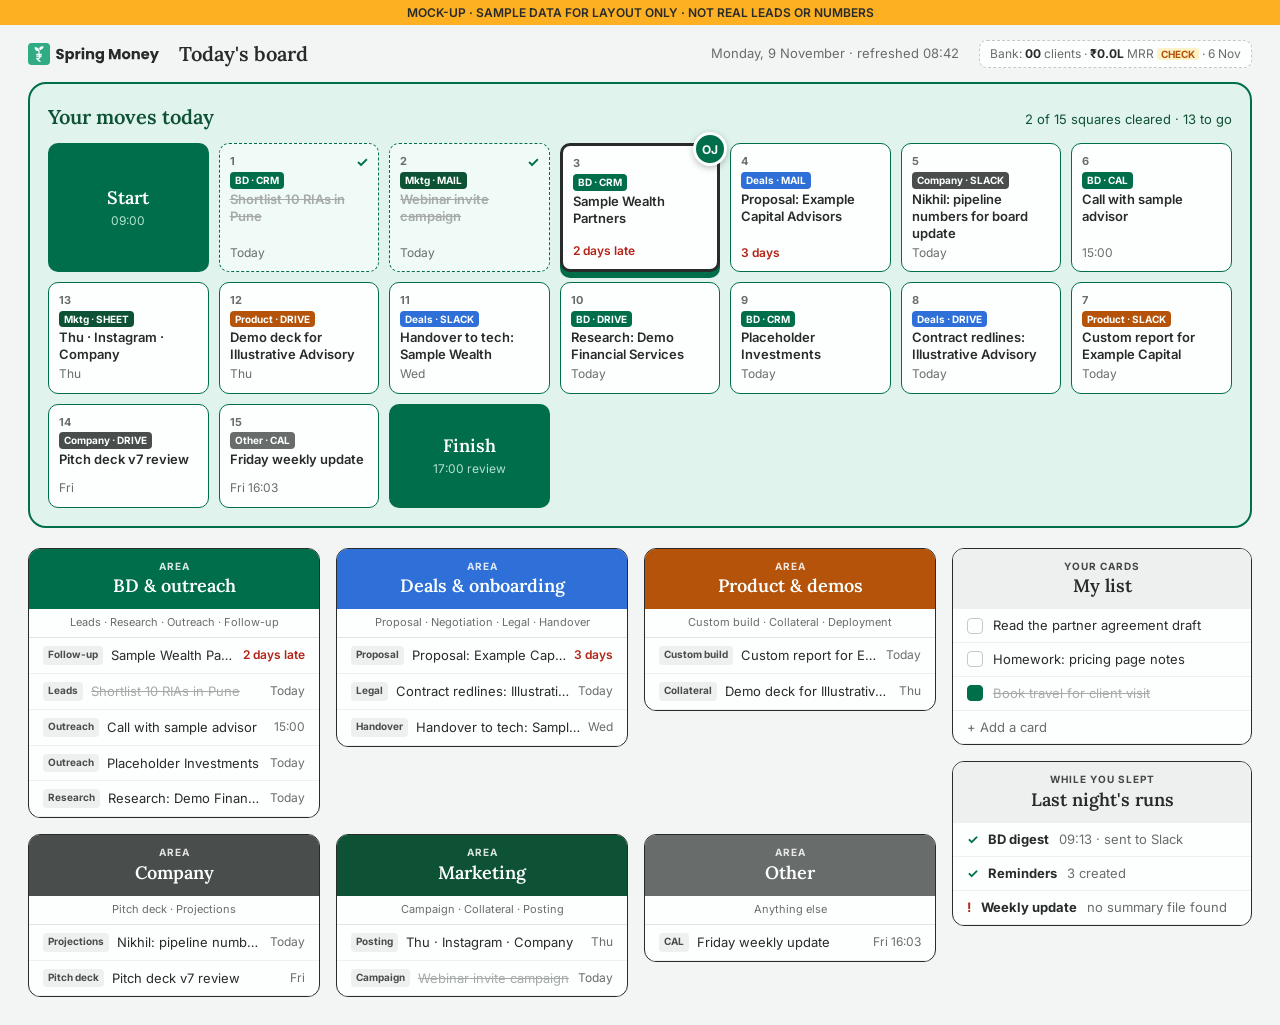
<file: design-options/f-board-game.html>
<!doctype html>
<html lang="en-IN">
<head>
<meta charset="utf-8">
<title>Option F · Board game</title>
<link rel="stylesheet" href="https://fonts.googleapis.com/css2?family=Inter:wght@400;500;600;700&family=Lora:wght@500;600&display=swap">
<link rel="stylesheet" href="tokens.css">
<style>
  * { box-sizing: border-box; margin: 0; }
  body { background: var(--sm-paper-p1); color: var(--sm-text); font-family: var(--sm-font-sans); font-size: 14px; line-height: 1.45; }
  .sample { background: var(--sm-amber-300); text-align: center; font-size: 12px; font-weight: 600; padding: 4px; }
  .top { display: flex; align-items: center; gap: 20px; padding: 14px 28px; }
  .top img { height: 22px; }
  .top h1 { font-family: var(--sm-font-serif); font-weight: 600; font-size: 20px; }
  .top .sp { flex: 1; }
  .meta { font-size: 13px; color: var(--sm-text-secondary); }
  .switch { display: flex; border: 1.5px solid var(--sm-text); border-radius: 8px; overflow: hidden; }
  .switch button { border: 0; background: var(--sm-paper); font: 600 12px var(--sm-font-sans); padding: 6px 12px; cursor: pointer; color: var(--sm-text); }
  .switch button.on { background: var(--sm-text); color: var(--sm-paper); }
  .bank { background: var(--sm-paper); border: 1.5px dashed var(--sm-border-input); border-radius: 8px; padding: 4px 10px; font-size: 12px; color: var(--sm-text-secondary); }
  .bank b { color: var(--sm-text); }
  .check { background: #FEF3C7; color: var(--sm-amber-700); font-size: 10px; font-weight: 700; padding: 0 4px; border-radius: 3px; }

  .wrap { padding: 0 28px 28px; }
  .board { background: var(--sm-green-bg-2); border: 2px solid var(--sm-green-800); border-radius: 18px; padding: 18px; }
  .board-head { display: flex; justify-content: space-between; align-items: baseline; margin-bottom: 12px; }
  .board-head h2 { font-family: var(--sm-font-serif); font-weight: 600; font-size: 20px; color: var(--sm-green-900); }
  .board-head span { font-size: 13px; color: var(--sm-green-900); }
  .track { display: grid; grid-template-columns: repeat(7, 1fr); gap: 10px; }
  .sq { position: relative; background: var(--sm-paper); border: 1.5px solid var(--sm-green-800); border-radius: 10px; padding: 10px; min-height: 104px; text-decoration: none; color: inherit; display: flex; flex-direction: column; gap: 2px; }
  .sq .no { font-size: 11px; font-weight: 700; color: var(--sm-text-secondary); }
  .sq .t { font-weight: 600; font-size: 13px; line-height: 1.3; }
  .sq .w { margin-top: auto; font-size: 12px; color: var(--sm-text-secondary); }
  .sq.done { background: var(--sm-green-bg-1); border-style: dashed; }
  .sq.done .t { text-decoration: line-through; color: var(--sm-text-disabled); }
  .sq.done::after { content: "✓"; position: absolute; top: 8px; right: 10px; color: var(--sm-green-800); font-weight: 700; }
  .sq.cur { border: 3px solid var(--sm-text); box-shadow: 0 6px 0 var(--sm-green-800); }
  .token { position: absolute; top: -14px; right: -10px; width: 34px; height: 34px; border-radius: 50%; background: var(--sm-green-800); color: var(--sm-paper); font: 700 12px var(--sm-font-sans); display: grid; place-items: center; border: 3px solid var(--sm-paper); box-shadow: 0 2px 6px rgba(39,43,42,.3); }
  .sq.endcap { background: var(--sm-green-800); color: var(--sm-paper); border: 0; justify-content: center; align-items: center; text-align: center; }
  .sq.endcap .t { font-family: var(--sm-font-serif); font-size: 18px; }
  .sq.endcap .w { margin: 0; color: var(--sm-green-100); }
  .late { color: var(--sm-red-700) !important; font-weight: 600; }
  .src { align-self: flex-start; font-size: 10px; font-weight: 700; padding: 1px 5px; border-radius: 4px; color: var(--sm-paper); }

  .cards { display: grid; grid-template-columns: 1fr 300px; gap: 16px; margin-top: 20px; align-items: start; }
  .deeds { display: grid; grid-template-columns: repeat(3, 1fr); gap: 16px; align-items: start; }
  .deed a .chip { font-size: 10px; font-weight: 700; padding: 1px 5px; border-radius: 4px; background: var(--sm-paper-p2); color: var(--sm-black-800); white-space: nowrap; }
  .deed { background: var(--sm-paper); border: 1.5px solid var(--sm-text); border-radius: 12px; overflow: hidden; }
  .deed .band { color: var(--sm-paper); padding: 10px 14px; text-align: center; }
  .deed .band .k { font-size: 10px; font-weight: 700; letter-spacing: .1em; text-transform: uppercase; opacity: .85; }
  .deed .band h3 { font-family: var(--sm-font-serif); font-weight: 600; font-size: 18px; }
  .deed .from { font-size: 11px; color: var(--sm-text-secondary); text-align: center; padding: 6px; border-bottom: 1px solid var(--sm-border); }
  .deed a { display: flex; gap: 8px; padding: 8px 14px; font-size: 13px; text-decoration: none; color: inherit; border-bottom: 1px solid var(--sm-paper-p2); }
  .deed a:hover { background: var(--sm-green-bg-1); }
  .deed a .m { flex: 1; min-width: 0; white-space: nowrap; overflow: hidden; text-overflow: ellipsis; }
  .deed a .w { font-size: 12px; color: var(--sm-text-secondary); white-space: nowrap; }
  .deed a.done .m { text-decoration: line-through; color: var(--sm-text-disabled); }
  .deed .empty { padding: 12px 14px; font-size: 13px; color: var(--sm-text-secondary); }
  .side .deed + .deed { margin-top: 16px; }
  .side .band { background: var(--sm-paper-p2); color: var(--sm-text); }
  .line { display: flex; gap: 10px; align-items: center; padding: 7px 14px; border-bottom: 1px solid var(--sm-paper-p2); font-size: 13px; }
  .tick { width: 16px; height: 16px; border: 1.5px solid var(--sm-border-input); border-radius: 4px; flex: none; }
  .tick.on { background: var(--sm-green-800); border-color: var(--sm-green-800); }
  .struck { text-decoration: line-through; color: var(--sm-text-disabled); }
  .ok { color: var(--sm-green-800); font-weight: 700; } .bad { color: var(--sm-red-700); font-weight: 700; }
  .muted { color: var(--sm-text-secondary); }
</style>
</head>
<body>
<div class="sample">MOCK-UP · SAMPLE DATA FOR LAYOUT ONLY · NOT REAL LEADS OR NUMBERS</div>
<div class="top">
  <img src="springmoney-logo-primary.svg" alt="Spring Money">
  <h1>Today's board</h1>
  <div class="sp"></div>
  <span class="meta">Monday, 9 November · refreshed 08:42</span>
  <div class="bank">Bank: <b>00</b> clients · <b>₹0.0L</b> MRR <span class="check">CHECK</span> · 6 Nov</div>
</div>

<div class="wrap">
  <div class="board">
    <div class="board-head"><h2>Your moves today</h2><span id="board-progress"></span></div>
    <div class="track" id="track"></div>
  </div>
  <div class="cards" id="cards"></div>
</div>

<script src="round2-data.js"></script>
<script>
  function renderTrack() {
    // Done squares first (behind the token), then open ones in order.
    const done = ITEMS.filter(i => i.done), open = ITEMS.filter(i => !i.done);
    const squares = [
      { cap: true, t: "Start", w: "09:00" },
      ...done, ...open,
      { cap: true, t: "Finish", w: "17:00 review" },
    ];
    const cur = done.length + 1;
    const cols = 7;
    // Snake the track: row 1 left to right, row 2 right to left.
    const html = squares.map((s, n) => {
      const row = Math.floor(n / cols), col = row % 2 ? cols - (n % cols) : (n % cols) + 1;
      const pos = `grid-row:${row + 1};grid-column:${col}`;
      if (s.cap) return `<div class="sq endcap" style="${pos}"><div class="t">${s.t}</div><div class="w">${s.w}</div></div>`;
      return `<a class="sq ${s.done ? "done" : ""} ${n === cur ? "cur" : ""}" href="#" style="${pos}">
        ${n === cur ? '<span class="token">OJ</span>' : ""}
        <span class="no">${n}</span>
        <span class="src" style="background:${AREAS[s.area].color}">${AREAS[s.area].short} · ${SOURCES[s.src].tag}</span>
        <span class="t">${s.title}</span>
        <span class="w ${s.due === "overdue" ? "late" : ""}">${s.when}</span>
      </a>`;
    }).join("");
    document.getElementById("track").innerHTML = html;
    const p = progress();
    document.getElementById("board-progress").textContent = `${p.done} of ${p.total} squares cleared · ${p.total - p.done} to go`;
  }

  function renderCards(mode) {
    const kicker = { area: "Area", source: "Source", urgency: "Due" }[mode];
    const deeds = groupItems(mode).map(g => {
      const from = g.from || g.items.filter(i => !i.done).length + " open";
      return `<div class="deed">
        <div class="band" style="background:${g.color}"><div class="k">${kicker}</div><h3>${g.label}</h3></div>
        <div class="from">${from}</div>
        ${g.items.length ? g.items.map(i => `<a href="#" class="${i.done ? "done" : ""}"><span class="chip">${chip(i, mode)}</span><span class="m">${i.title}</span><span class="w ${i.due === "overdue" ? "late" : ""}">${i.when}</span></a>`).join("") : '<div class="empty">Nothing here.</div>'}
      </div>`;
    });
    const side = `<div class="side">
      <div class="deed"><div class="band"><div class="k">Your cards</div><h3>My list</h3></div>
        ${MY_LIST.map(t => `<div class="line"><span class="tick ${t.done ? "on" : ""}"></span><span class="${t.done ? "struck" : ""}">${t.text}</span></div>`).join("")}
        <div class="line muted">+ Add a card</div></div>
      <div class="deed"><div class="band"><div class="k">While you slept</div><h3>Last night's runs</h3></div>
        ${RUNS.map(r => `<div class="line"><span class="${r.ok ? "ok" : "bad"}">${r.ok ? "✓" : "!"}</span><b>${r.name}</b><span class="muted">${r.note}</span></div>`).join("")}</div>
    </div>`;
    document.getElementById("cards").innerHTML = `<div class="deeds">${deeds.join("")}</div>` + side;
  }

  onGroupChange(renderCards);
  renderTrack(); renderCards(getMode());
</script>
</body>
</html>
</file>
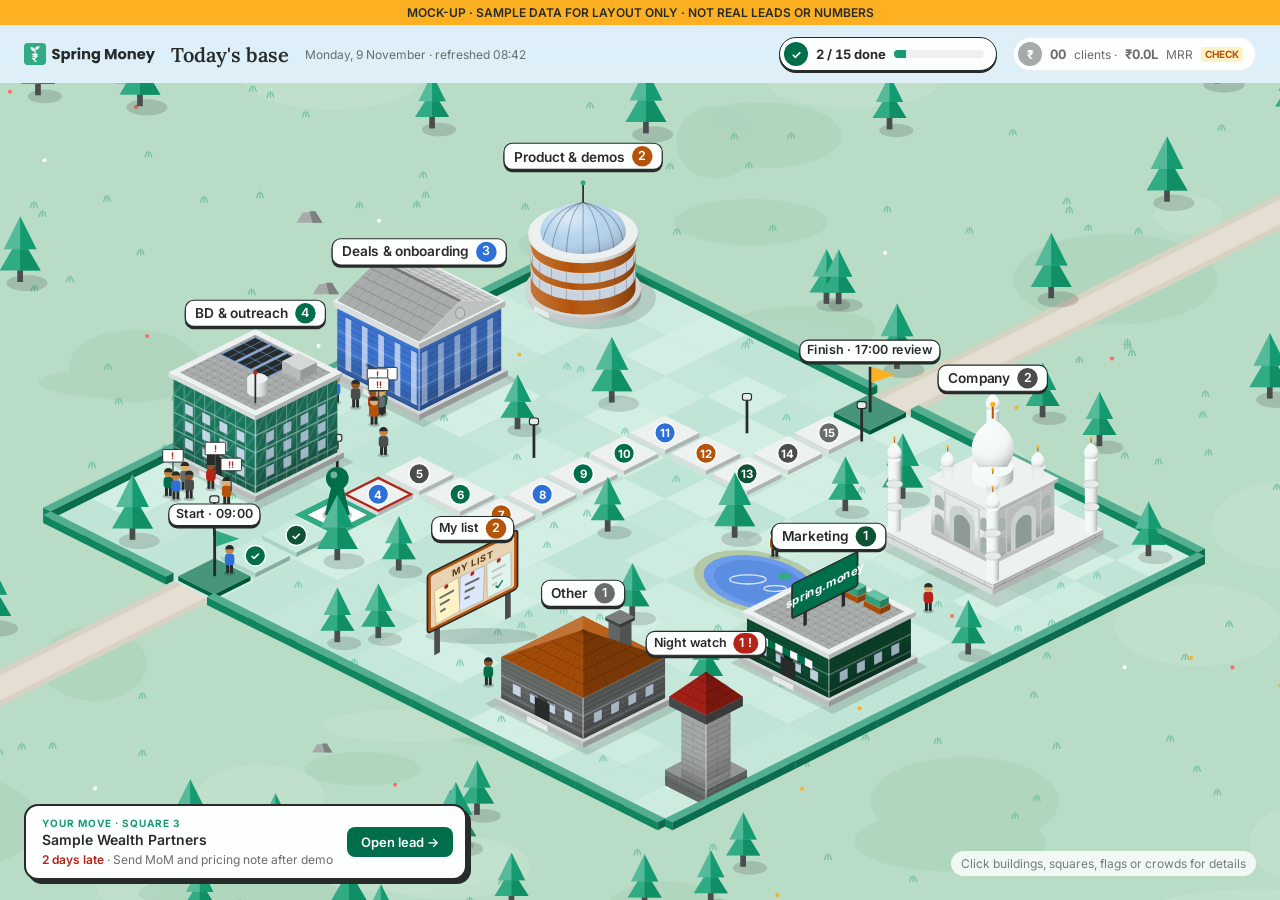
<file: design-options/the-base.html>
<!doctype html>
<html lang="en-IN">
<head>
<meta charset="utf-8">
<title>The Base</title>
<link rel="stylesheet" href="https://fonts.googleapis.com/css2?family=Inter:wght@400;500;600;700&family=Lora:wght@500;600&display=swap">
<link rel="stylesheet" href="tokens.css">
<style>
  * { box-sizing: border-box; margin: 0; }
  html, body { height: 100%; }

  /* Panel colours, swapped for dark panels at night */
  body {
    --ui-bg: var(--sm-paper); --ui-ink: var(--sm-text); --ui-sub: var(--sm-text-secondary);
    --ui-line: var(--sm-paper-p2); --ui-edge: var(--sm-text); --ui-chip: var(--sm-paper-p2);
    --go-bg: var(--sm-green-800); --go-ink: var(--sm-paper);
  }
  body.dark {
    --ui-bg: var(--sm-night-raised); --ui-ink: var(--sm-paper); --ui-sub: var(--sm-black-500);
    --ui-line: var(--sm-black-800); --ui-edge: #000; --ui-chip: var(--sm-black-800);
    --go-bg: var(--sm-green-400); --go-ink: var(--sm-night);
  }

  body { display: flex; flex-direction: column; color: var(--ui-ink); font-family: var(--sm-font-sans); font-size: 14px; line-height: 1.45; overflow: hidden; transition: background 1.2s; }
  body.ph-morning { background: linear-gradient(180deg, #FDEBD3 0%, #EAF4F8 70%); }
  body.ph-day { background: linear-gradient(180deg, #DCEEF8 0%, #F0FAF7 75%); }
  body.ph-evening { background: linear-gradient(180deg, #F2A97E 0%, #E9C7C9 45%, #E9D9E6 100%); }
  body.ph-night { background: linear-gradient(180deg, #05080B 0%, #0E1B2C 70%, #15263A 100%); }
  .sample { background: var(--sm-amber-300); color: var(--sm-black-900); text-align: center; font-size: 12px; font-weight: 600; padding: 4px; position: relative; z-index: 3; }

  .top { display: flex; align-items: center; gap: 16px; padding: 12px 24px; position: relative; z-index: 3; }
  .top img { height: 22px; }
  .top h1 { font-family: var(--sm-font-serif); font-weight: 600; font-size: 20px; }
  .top .sp { flex: 1; }
  .meta { font-size: 12px; color: var(--ui-sub); }
  body.ph-evening .meta, body.ph-morning .meta { color: var(--sm-black-800); }
  .res { display: flex; align-items: center; gap: 8px; background: var(--ui-bg); border: 1.5px solid var(--ui-edge); border-radius: 999px; padding: 4px 12px 4px 4px; font-size: 12px; box-shadow: 0 2px 0 var(--ui-edge); }
  .res .ic { width: 24px; height: 24px; border-radius: 50%; display: grid; place-items: center; font-size: 12px; font-weight: 700; color: var(--sm-paper); background: var(--sm-green-800); }
  .res b { font-size: 13px; font-variant-numeric: tabular-nums; }
  .res.quiet { border-color: var(--ui-line); box-shadow: none; color: var(--ui-sub); }
  .res.quiet .ic { background: var(--sm-black-500); }
  .bar { width: 90px; height: 8px; border-radius: 999px; background: var(--ui-line); overflow: hidden; }
  .bar i { display: block; height: 100%; background: var(--sm-green-500); transition: width var(--sm-duration-slow) var(--sm-ease-standard); }
  .check { background: #FEF3C7; color: var(--sm-amber-700); font-size: 10px; font-weight: 700; padding: 0 4px; border-radius: 3px; }

  .stage { flex: 1; position: relative; overflow: hidden; }
  body.ph-night .stage::before {
    content: ""; position: absolute; inset: 0; pointer-events: none; opacity: .8;
    background-image:
      radial-gradient(1.5px 1.5px at 8% 12%, #fff 50%, transparent 51%), radial-gradient(1px 1px at 18% 30%, #fff 50%, transparent 51%),
      radial-gradient(1.5px 1.5px at 30% 8%, #fff 50%, transparent 51%), radial-gradient(1px 1px at 44% 22%, #fff 50%, transparent 51%),
      radial-gradient(1.5px 1.5px at 62% 10%, #fff 50%, transparent 51%), radial-gradient(1px 1px at 74% 26%, #fff 50%, transparent 51%),
      radial-gradient(1.5px 1.5px at 86% 14%, #fff 50%, transparent 51%), radial-gradient(1px 1px at 94% 34%, #fff 50%, transparent 51%),
      radial-gradient(24px 24px at 88% 9%, #F5F1DC 48%, transparent 52%);
  }
  .map { position: absolute; left: 50%; top: 50%; width: 1060px; height: 660px; transform-origin: center; }
  .map svg { position: absolute; inset: 0; overflow: visible; }
  .clickable { cursor: pointer; }
  .clickable:hover { filter: brightness(1.06); }
  .sel { filter: drop-shadow(0 0 4px #30AB84) drop-shadow(0 0 8px #30AB84); }
  @keyframes glow { 0%, 100% { opacity: .35; } 50% { opacity: .9; } }
  .glow { animation: glow 2.4s var(--sm-ease-standard) infinite; }
  @keyframes ripple { 0%, 100% { opacity: .25; } 50% { opacity: .6; } }
  .ripple { animation: ripple 4s ease-in-out infinite; }
  @keyframes bob { 0%, 100% { transform: translateY(0); } 50% { transform: translateY(-2.5px); } }
  .bob { animation: bob 1.2s ease-in-out infinite; }
  @media (prefers-reduced-motion: reduce) { .glow, .ripple, .bob { animation: none; } }

  .label { position: absolute; transform: translate(-50%, -100%); white-space: nowrap; pointer-events: none; display: flex; align-items: center; gap: 6px; background: var(--ui-bg); color: var(--ui-ink); border: 1.5px solid var(--ui-edge); border-radius: 8px; padding: 2px 8px; font-size: 12px; font-weight: 600; box-shadow: 0 2px 0 var(--ui-edge); }
  .label .n { min-width: 18px; height: 18px; border-radius: 999px; display: grid; place-items: center; font-size: 11px; color: var(--sm-paper); padding: 0 5px; }
  .label.small { font-size: 11px; padding: 1px 6px; }

  .pop { position: absolute; width: 340px; background: var(--ui-bg); color: var(--ui-ink); border: 2px solid var(--ui-edge); border-radius: 14px; box-shadow: 4px 4px 0 var(--ui-edge); z-index: 5; overflow: hidden; }
  .pop header { padding: 10px 14px; color: var(--sm-paper); display: flex; align-items: center; gap: 8px; }
  .pop header .k { font-size: 10px; font-weight: 700; letter-spacing: .1em; text-transform: uppercase; opacity: .85; }
  .pop header h3 { font-family: var(--sm-font-serif); font-weight: 600; font-size: 17px; line-height: 1.25; }
  .pop header .x { margin-left: auto; border: 0; background: rgba(255,255,255,.2); color: var(--sm-paper); width: 24px; height: 24px; border-radius: 50%; cursor: pointer; font-size: 14px; flex: none; }
  .pop .body { padding: 10px 14px 14px; max-height: 340px; overflow-y: auto; }
  .pop .from { font-size: 12px; color: var(--ui-sub); margin-bottom: 6px; }
  .it { display: flex; width: 100%; gap: 8px; align-items: center; padding: 7px 0; border: 0; border-top: 1px solid var(--ui-line); background: none; color: inherit; font: 13px var(--sm-font-sans); text-align: left; cursor: pointer; }
  .it:hover .m { text-decoration: underline; }
  .it .m { flex: 1; min-width: 0; white-space: nowrap; overflow: hidden; text-overflow: ellipsis; }
  .it .w { font-size: 12px; color: var(--ui-sub); white-space: nowrap; }
  .it.done .m { text-decoration: line-through; color: var(--ui-sub); }
  .chip { font-size: 10px; font-weight: 700; padding: 1px 5px; border-radius: 4px; background: var(--ui-chip); color: var(--ui-ink); white-space: nowrap; }
  .chip.mine { background: var(--sm-green-bg-2); color: var(--sm-green-900); }
  .facts { display: grid; grid-template-columns: auto 1fr; gap: 4px 12px; font-size: 13px; margin: 4px 0 12px; }
  .facts dt { color: var(--ui-sub); }
  .actions { display: flex; gap: 8px; align-items: center; flex-wrap: wrap; }
  .go { display: inline-block; background: var(--go-bg); color: var(--go-ink); font: 600 13px var(--sm-font-sans); padding: 7px 14px; border-radius: 8px; text-decoration: none; white-space: nowrap; border: 0; cursor: pointer; }
  .btn2 { border: 1.5px solid var(--ui-edge); background: var(--ui-bg); color: var(--ui-ink); border-radius: 8px; padding: 6px 12px; font: 600 13px var(--sm-font-sans); cursor: pointer; white-space: nowrap; }
  .btn2:hover { background: var(--ui-line); }
  .note { font-size: 11px; color: var(--ui-sub); margin-top: 8px; }
  .add { display: flex; gap: 6px; margin-top: 12px; }
  .add input { flex: 1; min-width: 0; border: 1.5px solid var(--ui-line); background: var(--ui-bg); color: var(--ui-ink); border-radius: 8px; padding: 6px 10px; font: 13px var(--sm-font-sans); }
  .add input:focus { outline: 2px solid var(--sm-green-500); border-color: transparent; }
  .late { color: var(--sm-red-700) !important; font-weight: 600; }
  body.dark .late { color: var(--sm-red-300) !important; }
  .line { display: flex; gap: 10px; align-items: center; padding: 7px 0; border-top: 1px solid var(--ui-line); font-size: 13px; }
  button.line { width: 100%; border-left: 0; border-right: 0; border-bottom: 0; background: none; color: inherit; font: 13px var(--sm-font-sans); text-align: left; cursor: pointer; }
  .tick { width: 16px; height: 16px; border: 1.5px solid var(--sm-black-500); border-radius: 4px; flex: none; display: grid; place-items: center; font-size: 11px; color: var(--sm-paper); }
  .tick.on { background: var(--sm-green-800); border-color: var(--sm-green-800); }
  .struck { text-decoration: line-through; color: var(--ui-sub); }
  .ok { color: var(--sm-green-500); font-weight: 700; } .bad { color: var(--sm-red-700); font-weight: 700; }
  .muted { color: var(--ui-sub); }

  .next { position: absolute; left: 24px; bottom: 20px; display: flex; align-items: center; gap: 14px; background: var(--ui-bg); border: 2px solid var(--ui-edge); border-radius: 14px; box-shadow: 4px 4px 0 var(--ui-edge); padding: 10px 12px 10px 16px; max-width: 560px; z-index: 4; }
  .next .k { font-size: 10px; font-weight: 700; letter-spacing: .1em; text-transform: uppercase; color: var(--sm-green-500); }
  .next .t { font-weight: 600; }
  .next .s { font-size: 12px; color: var(--ui-sub); }
  .hint { position: absolute; right: 24px; bottom: 24px; font-size: 12px; color: var(--ui-sub); background: var(--ui-bg); opacity: .85; padding: 4px 10px; border-radius: 999px; }
</style>
</head>
<body class="ph-day">
<div class="sample">MOCK-UP · SAMPLE DATA FOR LAYOUT ONLY · NOT REAL LEADS OR NUMBERS</div>
<div class="top">
  <img id="logo" src="springmoney-logo-primary.svg" alt="Spring Money">
  <h1>Today's base</h1>
  <span class="meta">Monday, 9 November · refreshed 08:42</span>
  <div class="sp"></div>
  <div class="res"><span class="ic">✓</span><b id="prog-text"></b><div class="bar"><i id="prog-bar"></i></div></div>
  <div class="res quiet"><span class="ic">₹</span><b>00</b> clients · <b>₹0.0L</b> MRR <span class="check">CHECK</span></div>
</div>

<div class="stage" id="stage">
  <div class="map" id="map">
    <svg id="svg" width="1060" height="660"></svg>
    <div id="labels"></div>
    <div class="pop" id="pop" hidden></div>
  </div>
  <div class="next" id="next"></div>
  <div class="hint">Click buildings, squares, flags or crowds for details</div>
</div>

<script src="round2-data.js"></script>
<script>
  // Isometric grid: x runs down-right, y runs down-left.
  const W = 72, H = 36, OX = 480, OY = 120, GW = 15, GD = 13;
  const iso = (x, y, lift = 0) => [OX + (x - y) * W / 2, OY + (x + y) * H / 2 - lift];
  const pts = a => a.map(p => p.map(n => n.toFixed(1)).join(",")).join(" ");
  const poly = (a, fill, extra = "") => `<polygon points="${pts(a)}" fill="${fill}" ${extra}/>`;
  const lerp = (p, q, t) => [p[0] + (q[0] - p[0]) * t, p[1] + (q[1] - p[1]) * t];
  const still = matchMedia("(prefers-reduced-motion: reduce)").matches;

  // Same scatter every time, so the base doesn't reshuffle on each redraw.
  function rng(seed) {
    return () => { seed |= 0; seed = seed + 0x6D2B79F5 | 0; let t = Math.imul(seed ^ seed >>> 15, 1 | seed); t = t + Math.imul(t ^ t >>> 7, 61 | t) ^ t; return ((t ^ t >>> 14) >>> 0) / 4294967296; };
  }

  // ---------- Local state: tasks you add and things you mark done stay on this PC ----------

  const store = {
    get(k, fallback) { try { const v = localStorage.getItem(k); return v ? JSON.parse(v) : fallback; } catch (e) { return fallback; } },
    set(k, v) { try { localStorage.setItem(k, JSON.stringify(v)); } catch (e) {} },
  };
  ITEMS.forEach((it, i) => it.id = "s" + i);
  store.get("cc-added", []).forEach(a => ITEMS.push(a));
  const doneMap = store.get("cc-done", {});
  ITEMS.forEach(it => { if (it.id in doneMap) it.done = doneMap[it.id]; });
  const savedList = store.get("cc-list", null);
  if (savedList) MY_LIST.splice(0, MY_LIST.length, ...savedList);

  function setDone(id, done) {
    const it = ITEMS.find(i => i.id === id);
    it.done = done; doneMap[id] = done; store.set("cc-done", doneMap);
  }

  // A task you add goes on the track right after `afterId`, or at the end.
  function addTask(title, area, afterId) {
    const item = { id: "L" + Date.now(), area, stage: "", src: "local", title, sub: "Added by you", when: "Today", due: "today", done: false };
    const at = afterId ? ITEMS.findIndex(i => i.id === afterId) + 1 : ITEMS.length;
    ITEMS.splice(at, 0, item);
    store.set("cc-added", ITEMS.filter(i => i.src === "local"));
    return item;
  }

  // ---------- Layout ----------

  // The track climbs from bottom-left to top-right: a lower y moves up and right on screen.
  // When added tasks outgrow the base, it carries on out of the back gate along the road.
  const PATH = [];
  for (let y = 12; y >= 7; y--) PATH.push([3, y]);
  PATH.push([4, 7], [5, 7]);
  for (let y = 6; y >= 3; y--) PATH.push([5, y]);
  PATH.push([6, 3], [7, 3]);
  for (let y = 2; y >= -8; y--) PATH.push([7, y]);

  // Slots sit behind or beside the track so no building hides a square.
  const BUILDING_SLOTS = [[0, 8], [0, 4], [0, 0], [11, 1], [12, 6], [10, 10], [3.2, .15]];
  const STYLES = ["office", "bank", "lab", "palace", "studio", "house", "house"];
  const NOTICE_BOARD = [8, 9.6], WATCHTOWER = [14, 11];
  const POND = { x: 10.2, y: 5.9, rx: 1.1, ry: .8 };
  const LAMPS = [[2.4, 11.4], [2.4, 8.4], [4.4, 5.6], [6.4, 2.4], [8, 1.2]];
  const TREES = [[4, 10], [5, 9.5], [6.6, 6], [8.3, 4.6], [9, 2.6], [3, 4.6], [9.4, 1.6], [9, 7.8], [14, 4.6], [1, 12], [6, 12], [13.8, 0], [3.5, 2.8], [6.4, 11.4], [11.6, 8.6]];

  // How the base looks at each time of day.
  const PHASES = {
    morning: { tint: "#FFD9A8", op: .16, lit: false },
    day:     { tint: null, op: 0, lit: false },
    evening: { tint: "#F08A3C", op: .26, lit: true },
    night:   { tint: "#0B1E3F", op: .62, lit: true },
  };

  let mode = getMode(), phase = "day", selected = null, lights = [], focusAdd = false;

  // ---------- Drawing helpers ----------

  function box(x, y, w, d, h, color, base = 0) {
    const top = [iso(x, y, base + h), iso(x + w, y, base + h), iso(x + w, y + d, base + h), iso(x, y + d, base + h)];
    const left = [iso(x, y + d, base), iso(x + w, y + d, base), iso(x + w, y + d, base + h), iso(x, y + d, base + h)];
    const right = [iso(x + w, y, base), iso(x + w, y + d, base), iso(x + w, y + d, base + h), iso(x + w, y, base + h)];
    return poly(left, color) + poly(left, "rgba(0,0,0,.06)") + poly(right, color) + poly(right, "rgba(0,0,0,.24)") +
      poly(top, color) + poly(top, "rgba(255,255,255,.28)");
  }
  // Rectangles lying on a building's two visible walls.
  const onLeft = (x0, x1, y, z0, z1) => [iso(x0, y, z0), iso(x1, y, z0), iso(x1, y, z1), iso(x0, y, z1)];
  const onRight = (x, y0, y1, z0, z1) => [iso(x, y0, z0), iso(x, y1, z0), iso(x, y1, z1), iso(x, y0, z1)];

  // Sheared frames that lie flat on a surface, so textures and signs follow it.
  // shear: along the y axis (right wall, signs facing the viewer). shearL: along the x axis (left wall).
  // shearTop: a flat roof, with 36 units per tile in both directions.
  const shear = (x, y, lift) => { const [ox, oy] = iso(x, y, lift); return `matrix(1,-0.5,0,1,${ox},${oy})`; };
  const shearL = (x, y, lift) => { const [ox, oy] = iso(x, y, lift); return `matrix(1,0.5,0,1,${ox},${oy})`; };
  const shearTop = (x, y, lift) => { const [ox, oy] = iso(x, y, lift); return `matrix(1,0.5,-1,0.5,${ox},${oy})`; };

  // Roof tiles on a slope: A-B is the eave, D sits above A and C above B on the ridge.
  function tiles(A, B, C, D, rows, cols) {
    let s = "";
    for (let k = 1; k < rows; k++) {
      const t = k / rows, P = lerp(A, D, t), Q = lerp(B, C, t);
      s += `<line x1="${P[0].toFixed(1)}" y1="${P[1].toFixed(1)}" x2="${Q[0].toFixed(1)}" y2="${Q[1].toFixed(1)}" stroke="rgba(0,0,0,.2)" stroke-width=".8"/>`;
    }
    for (let k = 0; k < rows; k++) {
      const t0 = k / rows, t1 = (k + 1) / rows, off = k % 2 ? .5 : 0;
      for (let m = 1; m < cols; m++) {
        const sm = (m - off) / cols;
        if (sm <= 0) continue;
        const P = lerp(lerp(A, B, sm), lerp(D, C, sm), t0), Q = lerp(lerp(A, B, sm), lerp(D, C, sm), t1);
        s += `<line x1="${P[0].toFixed(1)}" y1="${P[1].toFixed(1)}" x2="${Q[0].toFixed(1)}" y2="${Q[1].toFixed(1)}" stroke="rgba(0,0,0,.13)" stroke-width=".6"/>`;
      }
    }
    return s;
  }

  // Four-sided pointed roof with tiles. `between` is drawn after the back faces and before the front ones.
  function pyramid(x, y, w, d, h, color, r = 26, between = "") {
    const apex = iso(x + w / 2, y + d / 2, h + r);
    const a = iso(x, y, h), b = iso(x + w, y, h), c = iso(x + w, y + d, h), dd = iso(x, y + d, h);
    const rows = Math.max(3, Math.round(r / 5)), cols = Math.max(3, Math.round(w * 5));
    return poly([a, dd, apex], color) + poly([a, dd, apex], "rgba(255,255,255,.18)") + poly([a, b, apex], color) + poly([a, b, apex], "rgba(255,255,255,.08)") +
      between +
      poly([dd, c, apex], color) + poly([dd, c, apex], "rgba(0,0,0,.1)") + tiles(dd, c, apex, apex, rows, cols) +
      poly([b, c, apex], color) + poly([b, c, apex], "rgba(0,0,0,.32)") + tiles(c, b, apex, apex, rows, cols);
  }

  // Pitched roof with the ridge along x, tiled, with a decorated gable end on the right.
  function gableX(x, y, w, d, h, color, r = 22) {
    const A = iso(x, y + d, h), B = iso(x + w, y + d, h), C = iso(x + w, y + d / 2, h + r), D = iso(x, y + d / 2, h + r);
    const bA = iso(x, y, h), bB = iso(x + w, y, h);
    const end = [iso(x + w, y, h), iso(x + w, y + d, h), C];
    const [ox, oy] = lerp(lerp(end[0], end[1], .5), C, .4);
    return poly([bA, bB, C, D], color) + poly([bA, bB, C, D], "rgba(255,255,255,.15)") + tiles(bA, bB, C, D, 5, 10) +
      poly([A, B, C, D], color) + poly([A, B, C, D], "rgba(0,0,0,.14)") + tiles(A, B, C, D, 5, 10) +
      `<line x1="${D[0]}" y1="${D[1]}" x2="${C[0]}" y2="${C[1]}" stroke="rgba(0,0,0,.35)" stroke-width="2.5" stroke-linecap="round"/>` +
      poly(end, "#E6EBEA") + poly(end, "rgba(0,0,0,.18)") +
      `<ellipse cx="${ox}" cy="${oy}" rx="4" ry="5" fill="#C4C9C8" stroke="rgba(0,0,0,.25)" stroke-width=".8"/>`;
  }

  // Upright cylinder; cy is the screen y of its base centre on the ground.
  function cyl(cx, cy, rx, ry, h, color, base = 0) {
    const b = cy - base, t = b - h;
    const side = `M${cx - rx},${t} L${cx - rx},${b} A${rx},${ry} 0 0 0 ${cx + rx},${b} L${cx + rx},${t} Z`;
    return `<path d="${side}" fill="${color}"/><path d="${side}" fill="url(#cylShade)"/>
      <ellipse cx="${cx}" cy="${t}" rx="${rx}" ry="${ry}" fill="${color}"/><ellipse cx="${cx}" cy="${t}" rx="${rx}" ry="${ry}" fill="rgba(255,255,255,.25)"/>`;
  }

  // Onion dome sitting on (cx, by), scaled by k, with a gold finial.
  function onion(cx, by, k, color) {
    const d = `M${cx - 10 * k},${by} C${cx - 18 * k},${by - 10 * k} ${cx - 17 * k},${by - 24 * k} ${cx},${by - 34 * k} C${cx + 17 * k},${by - 24 * k} ${cx + 18 * k},${by - 10 * k} ${cx + 10 * k},${by} Z`;
    return `<path d="${d}" fill="${color}"/><path d="${d}" fill="url(#domeShade)"/>
      <line x1="${cx}" y1="${by - 34 * k}" x2="${cx}" y2="${by - 44 * k}" stroke="#B45309" stroke-width="${Math.max(1, 1.4 * k)}"/>
      <circle cx="${cx}" cy="${by - 44 * k}" r="${Math.max(1.2, 1.8 * k)}" fill="#FDB022"/>`;
  }

  // Pointed arch, as used on the palace (in a wall's sheared frame).
  const arch = (xc, w, yb, yt) => `M${xc - w / 2},${yb} V${yt + w * .55} Q${xc - w / 2},${yt + w * .12} ${xc},${yt} Q${xc + w / 2},${yt + w * .12} ${xc + w / 2},${yt + w * .55} V${yb} Z`;

  const WALL = { office: "glass", bank: "stone", studio: "brick", house: "siding" };

  // Wall material, a light band at each floor, and soft shading near the ground.
  function walls(x, y, w, d, top, pat, bands = true) {
    const h = top - 5, layer = (len) => {
      let s = `<rect width="${len}" height="${h}" fill="url(#pt-${pat})"/>`;
      if (bands) for (let z = 11; z < top - 8; z += 15) s += `<rect y="${top - z}" width="${len}" height="1.6" fill="rgba(255,255,255,.22)"/>`;
      return s + `<rect width="${len}" height="${h}" fill="url(#ao)"/>`;
    };
    const c0 = iso(x + w, y + d, 5), c1 = iso(x + w, y + d, top);
    return `<g transform="${shearL(x, y + d, top)}">${layer(w * W / 2)}</g><g transform="${shear(x + w, y + d, top)}">${layer(d * W / 2)}</g>
      <line x1="${c0[0]}" y1="${c0[1]}" x2="${c1[0]}" y2="${c1[1]}" stroke="rgba(255,255,255,.35)" stroke-width="1.5"/>`;
  }

  function windows(x, y, w, d, h) {
    const lit = PHASES[phase].lit, r = rng(Math.round(x * 31 + y * 17));
    let s = "";
    for (let z = 14; z + 9 < h - 4; z += 15) {
      for (let i = .28; i < w - .15; i += .42) {
        const on = lit && r() > .3;
        const a = onLeft(x + i, x + i + .2, y + d, z, z + 9), b = onRight(x + w, y + i, y + i + .2, z, z + 9);
        s += poly(a, on ? "#FDE68A" : "rgba(220,232,250,.85)", 'stroke="rgba(0,0,0,.25)" stroke-width=".6"');
        s += poly(b, on ? "#F5D46A" : "rgba(190,205,225,.8)", 'stroke="rgba(0,0,0,.25)" stroke-width=".6"');
        if (on) lights.push(poly(a, "#FDE68A", 'opacity=".9"'), poly(b, "#F5D46A", 'opacity=".85"'));
      }
    }
    return s;
  }

  const door = (x, y, d) => poly(onLeft(x + .82, x + 1.18, y + d, 5, 21), "#272B2A") + poly(onLeft(x + .7, x + 1.3, y + d, 21, 24), "rgba(0,0,0,.35)") +
    poly(onLeft(x + .75, x + 1.25, y + d + .12, 0, 5), "#E6EBEA");

  // ---------- Buildings. Each returns its drawing and the height of its highest point, for the label. ----------

  function building(x, y, h, color, style) {
    if (style === "lab") return lab(x, y, h, color);
    if (style === "palace") return palace(x, y, h);
    const w = 2, d = 2;
    let s = poly([iso(x - .2, y - .1), iso(x + w + .3, y - .1), iso(x + w + .3, y + d + .2), iso(x - .2, y + d + .2)], "rgba(0,0,0,.13)");
    s += box(x - .08, y - .08, w + .16, d + .16, 5, "#C4C9C8");
    s += box(x, y, w, d, h, color, 5);
    let top = h + 5, peak;
    s += walls(x, y, w, d, top, WALL[style]);
    if (style === "bank") {
      for (let i = .2; i < w - .1; i += .4) s += poly(onLeft(x + i, x + i + .14, y + d, 9, top - 6), "rgba(255,255,255,.6)");
      for (let i = .2; i < d - .1; i += .4) s += poly(onRight(x + w, y + i, y + i + .14, 9, top - 6), "rgba(255,255,255,.4)");
    } else {
      s += windows(x, y, w, d, top);
    }
    if (style === "studio") {
      // Striped awning over the ground floor.
      s += `<g transform="${shearL(x + .15, y + d, 30)}">${Array.from({ length: 8 }, (_, i) => `<rect x="${i * 6.5}" width="6.5" height="7" fill="${i % 2 ? "#FCFFFE" : "#006E4A"}"/>`).join("")}<rect y="7" width="52" height="1.5" fill="rgba(0,0,0,.25)"/></g>`;
    }
    s += door(x, y, d);

    if (style === "office" || style === "studio") {
      // Flat roof: overhanging cornice, then a gravel deck.
      s += box(x - .06, y - .06, w + .12, d + .12, 4, "#E6EBEA", top);
      top += 4;
      s += `<g transform="${shearTop(x + .08, y + .08, top)}"><rect width="${(w - .16) * 36}" height="${(d - .16) * 36}" fill="#A6ABAA"/><rect width="${(w - .16) * 36}" height="${(d - .16) * 36}" fill="url(#pt-gravel)"/></g>`;
    }
    if (style === "office") {
      // Solar panels, an air-con unit, a water tank and an antenna.
      s += `<g transform="${shearTop(x + .2, y + .2, top + 2)}">${[0, 1, 2].map(i => `<rect x="${i * 14}" y="0" width="12" height="30" fill="#272B2A" stroke="#6B9BEA" stroke-width=".6"/><path d="M${i * 14} 10H${i * 14 + 12}M${i * 14} 20H${i * 14 + 12}M${i * 14 + 6} 0V30" stroke="#6B9BEA" stroke-width=".4"/>`).join("")}</g>`;
      s += box(x + 1.3, y + .25, .45, .4, 9, "#C4C9C8", top) + `<g>${cyl(...iso(x + 1.5, y + 1.45, 0), 9, 4.5, 12, "#E6EBEA", top)}</g>`;
      const [ax, ay] = iso(x + 1.75, y + 1.75, top);
      s += `<line x1="${ax}" y1="${ay}" x2="${ax}" y2="${ay - 26}" stroke="#272B2A" stroke-width="1.5"/><circle cx="${ax}" cy="${ay - 27}" r="2" fill="#B42318"/>`;
      if (PHASES[phase].lit) lights.push(`<circle cx="${ax}" cy="${ay - 27}" r="6" fill="url(#bulb)"/>`);
      peak = top + 30;
    } else if (style === "studio") {
      // Planters along the back, and a billboard facing the viewer.
      for (let i = 0; i < 3; i++) s += box(x + .2 + i * .55, y + .2, .4, .25, 5, "#B45309", top) + box(x + .22 + i * .55, y + .22, .36, .21, 6, "#30AB84", top + 5);
      s += `<g transform="${shear(x + 1, y + 1.9, top + 40)}"><rect x="10" y="30" width="3" height="12" fill="#272B2A"/><rect x="${d * 36 * .8 - 14}" y="30" width="3" height="12" fill="#272B2A"/>
        <rect x="0" y="0" width="${d * 36 * .8}" height="30" rx="2" fill="#006E4A" stroke="#272B2A" stroke-width="1.5"/>
        <text x="${d * 36 * .4}" y="19" text-anchor="middle" font-size="10" font-weight="700" fill="#FCFFFE" font-family="Inter">spring.money</text></g>`;
      peak = top + 44;
    } else if (style === "bank") {
      s += box(x - .05, y - .05, w + .1, d + .1, 5, "#E6EBEA", top) + gableX(x, y, w, d, top + 5, "#C4C9C8", 18);
      peak = top + 26;
    } else {
      // House: terracotta tiles with a chimney poking through the back slope.
      const chimney = box(x + 1.25, y + .35, .28, .28, 30, "#686D6C", top) + box(x + 1.21, y + .31, .36, .36, 3, "#494D4C", top + 30);
      s += pyramid(x, y, w, d, top, "#B45309", 24, chimney);
      peak = top + 34;
    }
    return { svg: s, peak };
  }

  // Round glass lab with a ribbed dome.
  function lab(x, y, h, color) {
    const [cx, cy] = iso(x + 1, y + 1), rx = 46, ry = 23, lit = PHASES[phase].lit, r = rng(11);
    let s = `<ellipse cx="${cx + 8}" cy="${cy + 3}" rx="${rx + 10}" ry="${ry + 5}" fill="rgba(0,0,0,.13)"/>` +
      cyl(cx, cy, rx + 5, ry + 2.5, 5, "#C4C9C8") + cyl(cx, cy, rx, ry, h, color, 5);
    for (let z = 12; z + 9 < h - 2; z += 15) {
      const on = lit && r() > .25, b = cy - 5 - z, t = b - 9;
      const band = `M${cx - rx},${b} A${rx},${ry} 0 0 0 ${cx + rx},${b} L${cx + rx},${t} A${rx},${ry} 0 0 1 ${cx - rx},${t} Z`;
      s += `<path d="${band}" fill="${on ? "#FDE68A" : "rgba(205,226,244,.9)"}"/>`;
      if (on) lights.push(`<path d="${band}" fill="#FDE68A" opacity=".85"/>`);
      // Mullions follow the front curve of the band.
      for (let a = -1.3; a <= 1.31; a += .325) {
        const mx = cx + rx * Math.sin(a), my = b + ry * Math.cos(a);
        s += `<line x1="${mx.toFixed(1)}" y1="${my.toFixed(1)}" x2="${mx.toFixed(1)}" y2="${(my - 9).toFixed(1)}" stroke="rgba(0,0,0,.25)" stroke-width=".7"/>`;
      }
      s += `<path d="M${cx - rx},${t} A${rx},${ry} 0 0 0 ${cx + rx},${t}" fill="none" stroke="rgba(255,255,255,.4)" stroke-width="1"/>`;
    }
    const top = cy - 5 - h;
    s += cyl(cx, cy, rx + 2, ry + 1, 3, "#E6EBEA", 5 + h);
    const t = top - 3, dr = rx * .82, dh = rx * .58;
    const dome = `M${cx - dr},${t} A${dr},${dh} 0 0 1 ${cx + dr},${t} A${dr},${ry * .82} 0 0 1 ${cx - dr},${t} Z`;
    s += `<path d="${dome}" fill="${lit ? "#F5E3A3" : "#B4D3EE"}"/><path d="${dome}" fill="url(#domeShade)"/>`;
    for (let a = -1.2; a <= 1.21; a += .4) {
      const bx = cx + dr * Math.sin(a), by = t + ry * .82 * Math.cos(a);
      s += `<path d="M${bx.toFixed(1)},${by.toFixed(1)} Q${(cx + dr * Math.sin(a) * .85).toFixed(1)},${(t - dh * .75).toFixed(1)} ${cx},${(t - dh).toFixed(1)}" fill="none" stroke="rgba(39,43,42,.35)" stroke-width=".9"/>`;
    }
    s += `<line x1="${cx}" y1="${t - dh}" x2="${cx}" y2="${t - dh - 16}" stroke="#272B2A" stroke-width="1.5"/><circle cx="${cx}" cy="${t - dh - 17}" r="2.2" fill="#30AB84"/>`;
    s += poly([iso(x + .82, y + 2.02, 5), iso(x + 1.18, y + 2.02, 5), iso(x + 1.18, y + 2.02, 0), iso(x + .82, y + 2.02, 0)], "#E6EBEA");
    return { svg: s, peak: 5 + h + 3 + dh + 18 };
  }

  // Marble palace on a raised platform: arched iwans, a big onion dome, four chhatris and four minarets.
  function palace(x, y, h) {
    const marble = "#F3F8F7", lit = PHASES[phase].lit;
    const bh = 30 + Math.max(0, h - 26) * .6, base = 9, top = base + bh;
    let s = poly([iso(x - .5, y - .4), iso(x + 2.7, y - .4), iso(x + 2.7, y + 2.6), iso(x - .5, y + 2.6)], "rgba(0,0,0,.12)");
    s += box(x - .35, y - .35, 2.7, 2.7, base, "#E6EBEA") + walls(x - .35, y - .35, 2.7, 2.7, base, "stone", false);

    const minaret = (mx, my) => {
      const [cx, cy] = iso(mx, my, base);
      let m = cyl(cx, cy, 5.5, 2.8, 62, marble);
      [20, 40].forEach(z => m += `<ellipse cx="${cx}" cy="${cy - z}" rx="7.5" ry="3.6" fill="#E6EBEA" stroke="rgba(0,0,0,.18)" stroke-width=".6"/>`);
      return m + onion(cx, cy - 62, .42, marble);
    };
    const chhatri = (mx, my) => {
      const [cx, cy] = iso(mx, my, top + 3);
      let c = "";
      [-4, 4].forEach(dx => c += `<rect x="${cx + dx - 1}" y="${cy - 10}" width="2" height="10" fill="#E6EBEA"/>`);
      return c + `<ellipse cx="${cx}" cy="${cy - 10}" rx="7" ry="3.2" fill="#E6EBEA"/>` + onion(cx, cy - 10, .4, marble);
    };

    s += minaret(x - .2, y - .2) + minaret(x + 2.2, y - .2) + minaret(x - .2, y + 2.2);

    // Main block, with a tall arched iwan in the middle of each visible wall and smaller arches either side.
    s += box(x + .25, y + .25, 1.5, 1.5, bh, marble, base) + walls(x + .25, y + .25, 1.5, 1.5, top, "marble", false);
    const len = 1.5 * W / 2;
    const face = (frame) => {
      let f = `<g transform="${frame}"><rect x="${len / 2 - 15}" y="3" width="30" height="${bh - 3}" fill="none" stroke="#C4C9C8" stroke-width="1.2"/>
        <path d="${arch(len / 2, 22, bh, 8)}" fill="#C9D2D0"/><path d="${arch(len / 2, 14, bh, 16)}" fill="${lit ? "#FDE68A" : "#8E9A97"}"/>`;
      [7, len - 7].forEach(cx => f += `<path d="${arch(cx, 8, bh * .48, bh * .2)}" fill="#A6B1AE"/><path d="${arch(cx, 8, bh - 2, bh * .6)}" fill="#A6B1AE"/>`);
      return f + "</g>";
    };
    s += face(shearL(x + .25, y + 1.75, top)) + face(shear(x + 1.75, y + 1.75, top));
    if (lit) {
      lights.push(`<g transform="${shearL(x + .25, y + 1.75, top)}"><path d="${arch(len / 2, 14, bh, 16)}" fill="#FDE68A" opacity=".9"/></g>`,
        `<g transform="${shear(x + 1.75, y + 1.75, top)}"><path d="${arch(len / 2, 14, bh, 16)}" fill="#F5D46A" opacity=".85"/></g>`);
    }
    s += box(x + .2, y + .2, 1.6, 1.6, 3, "#E6EBEA", top);

    s += chhatri(x + .45, y + .45) + chhatri(x + 1.55, y + .45) + chhatri(x + .45, y + 1.55);
    const [dx, dy] = iso(x + 1, y + 1, top + 3);
    s += cyl(dx, dy, 18, 9, 10, marble) + onion(dx, dy - 10, 1.25, marble);
    s += chhatri(x + 1.55, y + 1.55) + minaret(x + 2.2, y + 2.2);
    return { svg: s, peak: top + 3 + 10 + 56 };
  }

  // ---------- Scenery ----------

  function tree(x, y, big) {
    const [cx, cy] = iso(x + .5, y + .5), k = big ? 1.2 : 1;
    return `<ellipse cx="${cx + 6}" cy="${cy + 1}" rx="${15 * k}" ry="${6 * k}" fill="rgba(0,0,0,.14)"/>
      <rect x="${cx - 2.5}" y="${cy - 12}" width="5" height="12" fill="#494D4C"/>
      <polygon points="${cx - 15 * k},${cy - 10} ${cx + 15 * k},${cy - 10} ${cx},${cy - 34 * k}" fill="#30AB84"/>
      <polygon points="${cx},${cy - 10} ${cx + 15 * k},${cy - 10} ${cx},${cy - 34 * k}" fill="#108E66"/>
      <polygon points="${cx - 12 * k},${cy - 24 * k} ${cx + 12 * k},${cy - 24 * k} ${cx},${cy - 48 * k}" fill="#54BA99"/>
      <polygon points="${cx},${cy - 24 * k} ${cx + 12 * k},${cy - 24 * k} ${cx},${cy - 48 * k}" fill="#149B72"/>`;
  }

  function lamp(x, y) {
    const [cx, cy] = iso(x, y);
    if (PHASES[phase].lit) lights.push(`<ellipse cx="${cx}" cy="${cy}" rx="26" ry="12" fill="url(#pool)"/><circle cx="${cx}" cy="${cy - 30}" r="16" fill="url(#bulb)"/>`);
    return `<rect x="${cx - 1.2}" y="${cy - 30}" width="2.4" height="30" fill="#272B2A"/>
      <rect x="${cx - 4}" y="${cy - 35}" width="8" height="6" rx="2" fill="${PHASES[phase].lit ? "#FDE68A" : "#E6EBEA"}" stroke="#272B2A" stroke-width="1"/>`;
  }

  function person(shirt, skin) {
    return `<ellipse cx="0" cy="0" rx="5" ry="2" fill="rgba(0,0,0,.2)"/>
      <rect x="-3" y="-8" width="2.6" height="8" rx="1" fill="#272B2A"/><rect x=".4" y="-8" width="2.6" height="8" rx="1" fill="#272B2A"/>
      <rect x="-4.2" y="-17" width="8.4" height="10" rx="3" fill="${shirt}"/>
      <circle cx="0" cy="-20.5" r="3.8" fill="${skin}"/><path d="M-3.8,-21 a3.8,3.8 0 0 1 7.6,0 z" fill="#272B2A"/>`;
  }

  // People strolling on set routes around the base.
  const WALKERS = [
    { shirt: "#2E6FD8", skin: "#C68642", dur: 46, route: PATH.slice(0, 17).map(([x, y]) => [x + .5, y + .5]) },
    { shirt: "#B45309", skin: "#8D5524", dur: 22, route: [[8.9, 5.6], [10.2, 4.8], [11.6, 5.6], [10.2, 7], [8.9, 5.6]] },
    { shirt: "#B42318", skin: "#E0AC69", dur: 18, route: [[10.6, 3.9], [13.6, 4.7], [10.6, 3.9]] },
    { shirt: "#494D4C", skin: "#C68642", dur: 20, route: [[2.5, 3.2], [2.5, 7.4], [2.5, 3.2]] },
    { shirt: "#006E4A", skin: "#8D5524", dur: 26, route: [[4.6, 12.4], [9.4, 12.4], [9.4, 11.6], [4.6, 12.4]] },
  ];

  function walkers() {
    return WALKERS.map((p, n) => {
      const list = p.route.map(([x, y]) => iso(x, y));
      const d = "M" + list.map(q => q.map(v => v.toFixed(1)).join(" ")).join(" L");
      const motion = still ? "" : `<animateMotion dur="${p.dur}s" begin="-${n * 3}s" repeatCount="indefinite" path="${d}"/>`;
      const [sx, sy] = still ? list[0] : [0, 0];
      return `<g transform="translate(${sx},${sy})"><g>${motion}${person(p.shirt, p.skin)}</g></g>`;
    }).join("");
  }

  // A small protest outside any building with overdue work: more overdue items, bigger crowd.
  function protest(x, y, overdue, seed) {
    const r = rng(seed), n = Math.min(4 + overdue * 2, 9);
    const shirts = ["#B42318", "#2E6FD8", "#B45309", "#494D4C", "#006E4A", "#686D6C"];
    const skins = ["#8D5524", "#C68642", "#E0AC69"];
    const signs = ["!", "LATE", "!!", overdue + " DUE"];
    const crowd = Array.from({ length: n }, (_, i) => ({ x: x + .15 + r() * 1.7, y: y + .3 + r() * .7, i }))
      .sort((a, b) => (a.x + a.y) - (b.x + b.y));
    return crowd.map(p => {
      const [cx, cy] = iso(p.x, p.y);
      const sign = p.i % 2 === 0 ? `<line x1="4" y1="-12" x2="4" y2="-31" stroke="#494D4C" stroke-width="1.2"/>
        <rect x="-5" y="-41" width="18" height="11" rx="1" fill="#FCFFFE" stroke="#272B2A" stroke-width=".8"/>
        <text x="4" y="-32.6" text-anchor="middle" font-size="${signs[p.i % 4].length > 2 ? 5.5 : 8}" font-weight="700" fill="#B42318" font-family="Inter">${signs[p.i % 4]}</text>` : "";
      return `<g transform="translate(${cx.toFixed(1)},${cy.toFixed(1)})"><g class="bob" style="animation-delay:-${(r() * 1.2).toFixed(2)}s">
        ${person(shirts[p.i % shirts.length], skins[p.i % 3])}${sign}</g></g>`;
    }).join("");
  }

  function noticeBoard(x, y) {
    const len = 2.2, h = 70, base = 22, W1 = len * W / 2, H1 = h - base;
    const [gx, gy] = iso(x, y + len / 2);
    const notes = ["#FEF3C7", "#DCE8FA", "#E0F3ED"];
    let s = `<ellipse cx="${gx + 8}" cy="${gy}" rx="${W1 / 1.6}" ry="7" fill="rgba(0,0,0,.14)"/>
      <g transform="${shear(x, y + len, h)}">
        <rect x="6" y="0" width="5" height="${h}" fill="#494D4C"/><rect x="${W1 - 11}" y="0" width="5" height="${h}" fill="#494D4C"/>
        <rect x="0" y="-4" width="${W1}" height="${H1 + 4}" rx="3" fill="#B45309" stroke="#272B2A" stroke-width="1.5"/>
        <rect x="3" y="-1" width="${W1 - 6}" height="${H1 - 2}" rx="2" fill="#E8D3B5"/>
        <text x="${W1 / 2}" y="9" text-anchor="middle" font-size="8" font-weight="700" fill="#5C3A0E" font-family="Inter" letter-spacing=".08em">MY LIST</text>`;
    const shown = MY_LIST.slice(-3), nw = (W1 - 16) / 3;
    shown.forEach((t, i) => {
      const nx = 6 + i * (nw + 2), ny = 13, nh = H1 - 18;
      s += `<g transform="rotate(${[-3, 2, -1][i]} ${nx + nw / 2} ${ny})">
        <rect x="${nx}" y="${ny}" width="${nw}" height="${nh}" fill="${notes[i]}" stroke="rgba(0,0,0,.15)"/>
        <circle cx="${nx + nw / 2}" cy="${ny + 2}" r="1.8" fill="#B42318"/>
        ${[8, 14, 20].map((ly, k) => `<rect x="${nx + 4}" y="${ny + ly}" width="${nw - 8 - k * 4}" height="2" rx="1" fill="${t.done ? "#C4C9C8" : "#686D6C"}"/>`).join("")}
        ${t.done ? `<text x="${nx + nw / 2}" y="${ny + nh - 3}" text-anchor="middle" font-size="10" font-weight="700" fill="#006E4A">✓</text>` : ""}
      </g>`;
    });
    return s + "</g>";
  }

  function pond() {
    const ring = (k) => Array.from({ length: 28 }, (_, i) => { const t = i / 28 * Math.PI * 2; return iso(POND.x + POND.rx * k * Math.cos(t), POND.y + POND.ry * k * Math.sin(t)); });
    const [cx, cy] = iso(POND.x, POND.y);
    return poly(ring(1.18), "#B4C9A8") + poly(ring(1), "#6B9BEA") + poly(ring(.82), "#5B8EE0") +
      `<ellipse class="ripple" cx="${cx - 10}" cy="${cy - 3}" rx="16" ry="4" fill="none" stroke="#DCE8FA" stroke-width="1.2"/>
       <ellipse class="ripple" cx="${cx + 14}" cy="${cy + 5}" rx="10" ry="2.5" fill="none" stroke="#DCE8FA" stroke-width="1" style="animation-delay:-2s"/>
       <ellipse cx="${cx + 22}" cy="${cy - 6}" rx="6" ry="3" fill="#30AB84"/>`;
  }

  function flag(x, y, color) {
    const [cx, cy] = iso(x + .5, y + .5, 4);
    return `<rect x="${cx - 1}" y="${cy - 40}" width="2.5" height="40" fill="#272B2A"/><polygon points="${cx + 1.5},${cy - 40} ${cx + 22},${cy - 33} ${cx + 1.5},${cy - 26}" fill="${color}"/>`;
  }

  function token(x, y) {
    const [cx, cy] = iso(x + .5, y + .5, 4);
    return `<ellipse cx="${cx}" cy="${cy}" rx="13" ry="6" fill="rgba(0,0,0,.2)"/>
      <path d="M${cx - 11},${cy} Q${cx},${cy + 5} ${cx + 11},${cy} L${cx + 5},${cy - 26} L${cx - 5},${cy - 26} Z" fill="#006E4A"/>
      <circle cx="${cx}" cy="${cy - 32}" r="10" fill="#006E4A"/>
      <circle cx="${cx - 3}" cy="${cy - 35}" r="3" fill="rgba(255,255,255,.45)"/>`;
  }

  // Countryside around the base, wide enough to run past the edges of the window.
  const EDGE = 16;
  const inBase = (x, y, pad) => x > -pad && x < GW + pad && y > -pad && y < GD + pad;
  const onRoad = (x, y) => (Math.abs(x - 3.5) < 1.1 && y > GD) || (Math.abs(x - 7.5) < 1.1 && y < 0);

  function road(a, b) {
    let s = poly(a.map(p => iso(...p)), "#D8D2C2") + poly(b.map(p => iso(...p)), "#E4DFD2");
    return s;
  }

  function ground() {
    const r = rng(7), E = EDGE;
    let s = poly([iso(-E, -E), iso(GW + E, -E), iso(GW + E, GD + E), iso(-E, GD + E)], "#B9DCC6");
    for (let i = 0; i < 90; i++) {
      const [px, py] = iso(-E + r() * (GW + 2 * E), -E + r() * (GD + 2 * E));
      s += `<ellipse cx="${px}" cy="${py}" rx="${30 + r() * 70}" ry="${12 + r() * 28}" fill="${r() > .5 ? "#AFD5BD" : "#C4E2CF"}" opacity=".8"/>`;
    }
    // Road in to Start (bottom-left) and out from Finish (top-right).
    s += road([[3.05, GD], [3.95, GD], [3.95, GD + E], [3.05, GD + E]], [[3.2, GD], [3.8, GD], [3.8, GD + E], [3.2, GD + E]]);
    s += road([[7.05, -E], [7.95, -E], [7.95, 0], [7.05, 0]], [[7.2, -E], [7.8, -E], [7.8, 0], [7.2, 0]]);

    const shades = ["#CDEBDF", "#C5E7D9", "#D3EEE3", "#C0E4D5"];
    for (let x = 0; x < GW; x++) for (let y = 0; y < GD; y++) {
      s += poly([iso(x, y), iso(x + 1, y), iso(x + 1, y + 1), iso(x, y + 1)], shades[Math.floor(r() * 4)]);
    }
    for (let i = 0; i < 520; i++) {
      const x = -E + r() * (GW + 2 * E), y = -E + r() * (GD + 2 * E);
      if (onRoad(x, y)) continue;
      const [gx, gy] = iso(x, y);
      s += `<path d="M${gx - 3},${gy} l1.5,-4 M${gx},${gy} l0,-5 M${gx + 3},${gy} l-1.5,-4" stroke="${inBase(x, y, 0) ? "#84CEB5" : "#7CC29F"}" stroke-width="1.2" stroke-linecap="round"/>`;
    }
    const petals = ["#FCFFFE", "#FDB022", "#F97066", "#B4E1D2"];
    for (let i = 0; i < 160; i++) {
      const [fx, fy] = iso(-E + r() * (GW + 2 * E), -E + r() * (GD + 2 * E));
      s += `<circle cx="${fx}" cy="${fy - 1}" r="1.8" fill="${petals[i % 4]}"/>`;
    }
    // Hedge along the back two edges (the front two are drawn with the buildings, in depth order).
    s += box(-.18, -.18, 7.18, .18, 7, "#108E66") + box(8, -.18, GW - 8, .18, 7, "#108E66") + box(-.18, 0, .18, GD, 7, "#108E66");
    return s;
  }

  // Front hedge, one piece per tile so it sorts correctly with what stands behind it. Gaps let the roads in.
  function frontHedge(objects) {
    for (let x = 0; x < GW; x++) if (x !== 3) objects.push({ z: x + GD + 1, svg: box(x, GD, 1, .18, 7, "#108E66") });
    for (let y = 0; y < GD; y++) objects.push({ z: GW + y + 1, svg: box(GW, y, .18, 1, 7, "#108E66") });
  }

  // Forest and rocks outside the base, clustered rather than evenly sprinkled.
  function countryside(objects) {
    const r = rng(99), E = EDGE;
    for (let i = 0; i < 520; i++) {
      const x = -E + r() * (GW + 2 * E), y = -E + r() * (GD + 2 * E);
      if (inBase(x, y, 1.4) || onRoad(x, y)) continue;
      const dense = Math.sin(x * .55) + Math.cos(y * .5) + Math.sin((x + y) * .3);
      if (dense < .5 && r() > .2) continue;
      objects.push({ z: x + y + 1, svg: tree(x, y, r() > .6) });
    }
    for (let i = 0; i < 40; i++) {
      const x = -E + r() * (GW + 2 * E), y = -E + r() * (GD + 2 * E);
      if (inBase(x, y, 1) || onRoad(x, y)) continue;
      const [cx, cy] = iso(x, y), k = .6 + r();
      objects.push({ z: x + y, svg: `<polygon points="${cx - 9 * k},${cy} ${cx - 5 * k},${cy - 7 * k} ${cx + 4 * k},${cy - 8 * k} ${cx + 9 * k},${cy}" fill="#A6ABAA"/><polygon points="${cx},${cy - 8 * k} ${cx + 4 * k},${cy - 8 * k} ${cx + 9 * k},${cy} ${cx + 2 * k},${cy}" fill="#7D8180"/>` });
    }
  }

  // ---------- The day ----------

  function daySteps() {
    const open = ITEMS.filter(i => !i.done), done = ITEMS.filter(i => i.done);
    return [{ cap: "Start", id: "start", when: "09:00" }, ...done, ...open, { cap: "Finish", id: "finish", when: "17:00 review" }];
  }

  function render() {
    lights = [];
    const steps = daySteps(), cur = steps.findIndex(s => !s.cap && !s.done);
    const groups = groupItems(mode);
    let path = "", objects = [], labels = "";

    // Track squares: raised paving slabs, numbered in the order to do them.
    steps.forEach((s, n) => {
      const [x, y] = PATH[Math.min(n, PATH.length - 1)];
      const [cx, cy] = iso(x + .5, y + .5, 4);
      const isSel = selected && selected.kind === "step" && selected.id === s.id;
      if (s.cap) {
        path += `<g class="clickable ${isSel ? "sel" : ""}" data-kind="step" data-id="${s.id}">${box(x + .06, y + .06, .88, .88, 4, "#006E4A")}</g>`;
        objects.push({ z: x + y + .5, svg: `<g class="clickable" data-kind="step" data-id="${s.id}">${flag(x, y, s.cap === "Start" ? "#30AB84" : "#FDB022")}</g>` });
        labels += `<div class="label small" style="left:${cx}px;top:${cy - 44}px">${s.cap} · ${s.when}</div>`;
        return;
      }
      const fill = s.done ? "#B4E1D2" : n === cur ? "#FCFFFE" : "#E6EBEA";
      const edge = s.due === "overdue" && !s.done ? poly([iso(x + .1, y + .1, 4), iso(x + .9, y + .1, 4), iso(x + .9, y + .9, 4), iso(x + .1, y + .9, 4)], "none", 'stroke="#B42318" stroke-width="2"') : "";
      path += `<g class="clickable ${isSel ? "sel" : ""}" data-kind="step" data-id="${s.id}">
        ${box(x + .08, y + .08, .84, .84, 4, fill)}${edge}
        <circle cx="${cx}" cy="${cy}" r="9" fill="${s.src === "local" ? "#0A7E57" : AREAS[s.area].color}" stroke="#FCFFFE" stroke-width="1.2"/>
        <text x="${cx}" y="${cy + 4}" text-anchor="middle" font-size="10" font-weight="700" fill="#FCFFFE" font-family="Inter">${s.done ? "✓" : n}</text></g>`;
      if (n === cur) {
        path += poly([iso(x + .06, y + .06, 4), iso(x + .94, y + .06, 4), iso(x + .94, y + .94, 4), iso(x + .06, y + .94, 4)], "none", 'class="glow" stroke="#30AB84" stroke-width="5"');
        objects.push({ z: x + y + .6, svg: token(x, y) });
      }
    });

    // One building per group. More open work makes a taller building.
    groups.slice(0, BUILDING_SLOTS.length).forEach((g, n) => {
      const [x, y] = BUILDING_SLOTS[n];
      const openCount = g.items.filter(i => !i.done).length;
      const h = 26 + openCount * 10;
      const isSel = selected && selected.kind === "group" && selected.key === g.key;
      const b = building(x, y, h, g.color, STYLES[n]);
      objects.push({ z: x + y + 4, svg: `<g class="clickable ${isSel ? "sel" : ""}" data-kind="group" data-key="${g.key}">${b.svg}</g>` });
      const overdue = g.items.filter(i => i.due === "overdue" && !i.done).length;
      if (overdue) objects.push({ z: x + y + 4.5, svg: `<g class="clickable ${selected && selected.kind === "protest" && selected.key === g.key ? "sel" : ""}" data-kind="protest" data-key="${g.key}">${protest(x, y + 2, overdue, n + 1)}</g>` });
      const [lx, ly] = iso(x + 1, y + 1, b.peak + 10);
      labels += `<div class="label" style="left:${lx}px;top:${ly}px">${g.label}<span class="n" style="background:${openCount ? g.color : "#A6ABAA"}">${openCount}</span></div>`;
    });

    // Notice board (my list) and watchtower (last night's runs).
    const nb = NOTICE_BOARD, wt = WATCHTOWER;
    objects.push({ z: nb[0] + nb[1] + 2, svg: `<g class="clickable ${selected && selected.kind === "list" ? "sel" : ""}" data-kind="list">${noticeBoard(nb[0], nb[1])}</g>` });
    const failed = RUNS.filter(r => !r.ok).length;
    objects.push({ z: wt[0] + wt[1] + 1, svg: `<g class="clickable ${selected && selected.kind === "runs" ? "sel" : ""}" data-kind="runs">
      ${box(wt[0], wt[1], 1, 1, 14, "#686D6C") + walls(wt[0], wt[1], 1, 1, 14, "stone", false)}${box(wt[0] + .2, wt[1] + .2, .6, .6, 56, "#A6ABAA", 14) + walls(wt[0] + .2, wt[1] + .2, .6, .6, 70, "stone", false)}
      ${box(wt[0] + .05, wt[1] + .05, .9, .9, 8, "#494D4C", 70)}${pyramid(wt[0] + .05, wt[1] + .05, .9, .9, 78, failed ? "#B42318" : "#006E4A", 22)}</g>` });
    const [nx, ny] = iso(nb[0], nb[1] + 1.1, 84);
    const [wx, wy] = iso(wt[0] + .5, wt[1] + .5, 114);
    labels += `<div class="label small" style="left:${nx}px;top:${ny}px">My list<span class="n" style="background:#B45309">${MY_LIST.filter(t => !t.done).length}</span></div>`;
    labels += `<div class="label small" style="left:${wx}px;top:${wy}px">Night watch${failed ? `<span class="n" style="background:#B42318">${failed} !</span>` : ""}</div>`;
    if (PHASES[phase].lit) { const [bx, by] = iso(wt[0] + .5, wt[1] + .5, 74); lights.push(`<circle cx="${bx}" cy="${by}" r="18" fill="url(#bulb)"/>`); }

    TREES.forEach(([x, y], i) => objects.push({ z: x + y + 1, svg: tree(x, y, i % 3 === 0) }));
    LAMPS.forEach(([x, y]) => objects.push({ z: x + y, svg: lamp(x, y) }));
    frontHedge(objects);
    countryside(objects);
    objects.sort((a, b) => a.z - b.z);

    // Time of day: a colour filter over the whole base, then the lights on top so they glow through it.
    const ph = PHASES[phase];
    const [r, g, b] = ph.tint ? [1, 3, 5].map(i => 1 - ph.op * (1 - parseInt(ph.tint.slice(i, i + 2), 16) / 255)) : [1, 1, 1];
    const defs = `<defs>
      <filter id="tod" color-interpolation-filters="sRGB"><feColorMatrix type="matrix" values="${r} 0 0 0 0  0 ${g} 0 0 0  0 0 ${b} 0 0  0 0 0 1 0"/></filter>
      <radialGradient id="bulb"><stop offset="0" stop-color="#FFF4C2" stop-opacity=".95"/><stop offset=".35" stop-color="#FDE68A" stop-opacity=".55"/><stop offset="1" stop-color="#FDE68A" stop-opacity="0"/></radialGradient>
      <radialGradient id="pool"><stop offset="0" stop-color="#FDE68A" stop-opacity=".55"/><stop offset="1" stop-color="#FDE68A" stop-opacity="0"/></radialGradient>
      <radialGradient id="domeShade" cx=".35" cy=".3" r=".8"><stop offset="0" stop-color="#fff" stop-opacity=".55"/><stop offset=".5" stop-color="#fff" stop-opacity="0"/><stop offset="1" stop-color="#000" stop-opacity=".22"/></radialGradient>
      <linearGradient id="cylShade" x1="0" y1="0" x2="1" y2="0"><stop offset="0" stop-color="#fff" stop-opacity=".2"/><stop offset=".4" stop-color="#fff" stop-opacity="0"/><stop offset="1" stop-color="#000" stop-opacity=".3"/></linearGradient>
      <linearGradient id="ao" x1="0" y1="0" x2="0" y2="1"><stop offset=".55" stop-color="#000" stop-opacity="0"/><stop offset="1" stop-color="#000" stop-opacity=".22"/></linearGradient>
      <pattern id="pt-brick" width="12" height="7" patternUnits="userSpaceOnUse"><path d="M0 .3H12M0 3.8H12M6 .3V3.8M0 3.8V7M12 3.8V7" stroke="rgba(0,0,0,.16)" stroke-width=".7" fill="none"/></pattern>
      <pattern id="pt-stone" width="20" height="10" patternUnits="userSpaceOnUse"><rect width="20" height="10" fill="rgba(255,255,255,.08)"/><path d="M0 .4H20M0 5.4H20M10 .4V5.4M0 5.4V10M20 5.4V10" stroke="rgba(0,0,0,.13)" stroke-width=".8" fill="none"/></pattern>
      <pattern id="pt-marble" width="24" height="12" patternUnits="userSpaceOnUse"><path d="M0 .4H24M12 .4V12" stroke="rgba(0,0,0,.06)" stroke-width=".6"/><path d="M3 9Q8 6 14 8" stroke="rgba(120,130,128,.15)" fill="none" stroke-width=".6"/></pattern>
      <pattern id="pt-glass" width="9" height="15" patternUnits="userSpaceOnUse"><rect width="9" height="15" fill="rgba(180,215,240,.14)"/><path d="M.4 0V15M0 .4H9" stroke="rgba(255,255,255,.3)" stroke-width=".8"/><path d="M1 14L8 2" stroke="rgba(255,255,255,.12)" stroke-width="1.5"/></pattern>
      <pattern id="pt-siding" width="10" height="4" patternUnits="userSpaceOnUse"><path d="M0 3.6H10" stroke="rgba(0,0,0,.14)" stroke-width=".8"/><path d="M0 .4H10" stroke="rgba(255,255,255,.12)" stroke-width=".6"/></pattern>
      <pattern id="pt-gravel" width="6" height="6" patternUnits="userSpaceOnUse"><circle cx="1.5" cy="1.5" r=".8" fill="rgba(0,0,0,.18)"/><circle cx="4.5" cy="4" r=".7" fill="rgba(255,255,255,.3)"/><circle cx="4" cy="1" r=".5" fill="rgba(0,0,0,.12)"/></pattern></defs>`;

    document.getElementById("svg").innerHTML = defs + `<g ${ph.tint ? 'filter="url(#tod)"' : ""}>` + ground() + pond() + path + walkers() +
      objects.map(o => o.svg).join("") + `</g><g pointer-events="none">${lights.join("")}</g>`;
    document.getElementById("labels").innerHTML = labels;

    const p = progress();
    document.getElementById("prog-text").textContent = `${p.done} / ${p.total} done`;
    document.getElementById("prog-bar").style.width = p.pct + "%";

    const c = steps[cur];
    document.getElementById("next").innerHTML = c ? `<div style="flex:1;min-width:0"><div class="k">Your move · square ${cur}</div>
      <div class="t">${c.title}</div><div class="s"><span class="${c.due === "overdue" ? "late" : ""}">${c.when}</span> · ${c.sub}</div></div>
      ${c.src === "local" ? `<button class="go" data-act="done" data-id="${c.id}">Mark done ✓</button>` : `<a class="go" href="#">${goLabel(c)} →</a>`}`
      : `<div><div class="k">All clear</div><div class="t">Every square done. Time for the evening review.</div></div>`;

    renderPop(steps);
  }

  function goLabel(i) {
    return { frappe: "Open lead", gmail: "Open draft", slack: "Open in Slack", calendar: "Open event", drive: "Open file", sheet: "Open sheet" }[i.src];
  }

  const itemRow = (i) => `<button class="it ${i.done ? "done" : ""}" data-goto="${i.id}"><span class="chip ${i.src === "local" ? "mine" : ""}">${chip(i, mode)}</span><span class="m">${i.title}</span><span class="w ${i.due === "overdue" ? "late" : ""}">${i.when}</span></button>`;
  const addBox = (placeholder, target) => `<form class="add" data-add="${target}"><input name="t" placeholder="${placeholder}" autocomplete="off"><button class="btn2">Add</button></form>`;

  // Detail pop-up for whatever is selected, placed beside it.
  function renderPop(steps) {
    const pop = document.getElementById("pop");
    if (!selected) { pop.hidden = true; return; }
    let head, body, color, anchor;
    const p = progress();
    if (selected.kind === "step" && selected.id === "start") {
      const [x, y] = PATH[0];
      color = "#006E4A"; anchor = iso(x + .5, y + .5);
      head = `<div><div class="k">Start · 09:00</div><h3>Morning brief</h3></div>`;
      body = `<dl class="facts"><dt>Digest</dt><dd>BD digest sent 09:13 to your Slack DM</dd><dt>Today</dt><dd>${p.total - p.done} squares to clear, ${ITEMS.filter(i => i.due === "overdue" && !i.done).length} overdue</dd></dl>
        <div class="actions"><a class="go" href="#">Open digest in Slack →</a></div>`;
    } else if (selected.kind === "step" && selected.id === "finish") {
      const n = steps.findIndex(s => s.id === "finish"), [x, y] = PATH[Math.min(n, PATH.length - 1)];
      color = "#B45309"; anchor = iso(x + .5, y + .5);
      head = `<div><div class="k">Finish · 17:00</div><h3>Evening review</h3></div>`;
      body = `<dl class="facts"><dt>Block</dt><dd>17:00–19:00 in your calendar</dd><dt>So far</dt><dd>${p.done} of ${p.total} done (${p.pct}%)</dd><dt>Wrap</dt><dd>End-of-day wrap arrives 16:55 in Slack</dd></dl>
        <div class="actions"><a class="go" href="#">Open calendar →</a></div>`;
    } else if (selected.kind === "step") {
      const n = steps.findIndex(s => s.id === selected.id), s = steps[n];
      if (!s) { selected = null; pop.hidden = true; return; }
      const [x, y] = PATH[Math.min(n, PATH.length - 1)];
      color = s.src === "local" ? "#0A7E57" : AREAS[s.area].color; anchor = iso(x + .5, y + .5);
      head = `<div><div class="k">Square ${n} of ${ITEMS.length}</div><h3>${s.title}</h3></div>`;
      body = `<dl class="facts"><dt>What</dt><dd>${s.sub}</dd><dt>When</dt><dd class="${s.due === "overdue" ? "late" : ""}">${s.when}</dd>
        <dt>Area</dt><dd>${AREAS[s.area].label}${s.stage ? " · " + s.stage : ""}</dd><dt>From</dt><dd>${SOURCES[s.src].from}</dd></dl>
        <div class="actions">${s.src !== "local" ? `<a class="go" href="#">${goLabel(s)} →</a>` : ""}
          <button class="btn2" data-act="${s.done ? "undo" : "done"}" data-id="${s.id}">${s.done ? "Undo" : "Mark done ✓"}</button></div>
        ${s.src !== "local" ? `<div class="note">Marks it done here only. ${SOURCES[s.src].from} stays as it is.</div>` : ""}
        ${addBox("Add a follow-up task…", "after:" + s.id)}`;
    } else if (selected.kind === "group" || selected.kind === "protest") {
      const g = groupItems(mode).find(g => g.key === selected.key), n = Object.keys(GROUPINGS[mode]).indexOf(selected.key);
      const [x, y] = BUILDING_SLOTS[n];
      color = g.color; anchor = iso(x + 1, y + 1, 40);
      if (selected.kind === "protest") {
        const late = g.items.filter(i => i.due === "overdue" && !i.done);
        head = `<div><div class="k">Protest at ${g.label}</div><h3>${late.length} overdue</h3></div>`;
        body = `<div class="from">Clear these and the crowd goes home.</div>` + late.map(itemRow).join("");
      } else {
        head = `<div><div class="k">${{ area: "Area", source: "Source", urgency: "Due" }[mode]}</div><h3>${g.label}</h3></div>`;
        body = `<div class="from">${g.from || g.items.length + " items"}</div>` + (g.items.length ? g.items.map(itemRow).join("") : '<div class="muted">Nothing here. All clear.</div>') +
          addBox(`Add a task to ${g.label}…`, "group:" + g.key);
      }
    } else if (selected.kind === "list") {
      color = "#B45309"; anchor = iso(NOTICE_BOARD[0], NOTICE_BOARD[1] + 1.1, 40);
      head = `<div><div class="k">Notice board</div><h3>My list</h3></div>`;
      body = MY_LIST.map((t, i) => `<button class="line" data-tick="${i}"><span class="tick ${t.done ? "on" : ""}">${t.done ? "✓" : ""}</span><span class="${t.done ? "struck" : ""}">${t.text}</span></button>`).join("") +
        addBox("Add to my list…", "list");
    } else {
      color = "#494D4C"; anchor = iso(WATCHTOWER[0] + .5, WATCHTOWER[1] + .5, 60);
      head = `<div><div class="k">Night watch</div><h3>Last night's runs</h3></div>`;
      body = RUNS.map(r => `<div class="line"><span class="${r.ok ? "ok" : "bad"}">${r.ok ? "✓" : "!"}</span><b>${r.name}</b><span class="muted">${r.note}</span></div>`).join("");
    }
    pop.innerHTML = `<header style="background:${color}">${head}<button class="x" data-close>×</button></header><div class="body">${body}</div>`;
    pop.hidden = false;
    // Open to the right of the object, or to the left when near the right edge.
    const left = anchor[0] > 700 ? anchor[0] - 370 : anchor[0] + 30;
    const top = Math.max(10, Math.min(anchor[1] - 120, 660 - pop.offsetHeight - 10));
    pop.style.left = left + "px"; pop.style.top = top + "px";
    if (focusAdd) { const inp = pop.querySelector(".add input"); inp && inp.focus(); focusAdd = false; }
  }

  // ---------- Interaction ----------

  function act(el) {
    const a = el.closest("[data-act]");
    if (a) { setDone(a.dataset.id, a.dataset.act === "done"); render(); return true; }
    const go = el.closest("[data-goto]");
    if (go) { selected = { kind: "step", id: go.dataset.goto }; render(); return true; }
    const tk = el.closest("[data-tick]");
    if (tk) { const t = MY_LIST[+tk.dataset.tick]; t.done = !t.done; store.set("cc-list", MY_LIST); render(); return true; }
    return false;
  }

  document.getElementById("pop").addEventListener("submit", e => {
    e.preventDefault();
    const form = e.target, text = form.t.value.trim();
    if (!text) return;
    const [kind, key] = form.dataset.add.split(":");
    if (kind === "list") {
      MY_LIST.push({ text, done: false }); store.set("cc-list", MY_LIST);
    } else if (kind === "after") {
      const src = ITEMS.find(i => i.id === key);
      addTask(text, src.area, key);
    } else {
      addTask(text, mode === "area" ? key : "other");
    }
    focusAdd = true;
    render();
  });

  document.getElementById("map").addEventListener("click", e => {
    if (e.target.closest("[data-close]")) { selected = null; render(); return; }
    if (e.target.closest("#pop")) { act(e.target); return; }
    const t = e.target.closest("[data-kind]");
    if (!t) { selected = null; render(); return; }
    const k = t.dataset.kind;
    selected = k === "step" ? { kind: k, id: t.dataset.id } : (k === "group" || k === "protest") ? { kind: k, key: t.dataset.key } : { kind: k };
    render();
  });
  document.getElementById("next").addEventListener("click", e => act(e.target));

  // Fit the base into whatever space the window gives it.
  function fit() {
    const st = document.getElementById("stage").getBoundingClientRect();
    const s = Math.min(st.width / 1080, (st.height - 20) / 700, 1.3);
    document.getElementById("map").style.transform = `translate(-50%, -50%) scale(${s})`;
  }
  window.addEventListener("resize", fit);

  function setScene(p, dark) {
    phase = PHASES[p] ? p : "day";
    document.body.className = "ph-" + phase + (dark ? " dark" : "");
    document.getElementById("logo").src = dark ? "springmoney-logo-reversed.svg" : "springmoney-logo-primary.svg";
    render();
  }

  onGroupChange(m => { mode = m; selected = null; render(); });
  onScene(setScene);
  setScene("day", false); fit();
</script>
</body>
</html>
</file>
<file: design-options/tokens.css>
/* Spring Money design tokens. GENERATED from colors.json + typography.json + layout.json by build.js; do not edit by hand. */
/* Fonts: load Lora (500, 600, 400 italic), Inter (400, 500, 600) and, for Hindi, Poppins (400, 600), e.g. from Google Fonts. */
:root {
  --sm-green-100: #B4E1D2;
  --sm-green-200: #84CEB5;
  --sm-green-300: #54BA99;
  --sm-green-400: #30AB84;
  --sm-green-500: #149B72;
  --sm-green-600: #108E66;
  --sm-green-700: #0A7E57;
  --sm-green-800: #006E4A;
  --sm-green-900: #0E5235;
  --sm-green-bg-1: #F0FAF7;
  --sm-green-bg-2: #E0F3ED;
  --sm-night: #0A0D0C;
  --sm-night-raised: #151918;
  --sm-black-100: #F3F8F7;
  --sm-black-200: #EEF3F2;
  --sm-black-300: #E6EBEA;
  --sm-black-400: #C4C9C8;
  --sm-black-500: #A6ABAA;
  --sm-black-600: #7D8180;
  --sm-black-700: #686D6C;
  --sm-black-800: #494D4C;
  --sm-black-900: #272B2A;
  --sm-black-divider: #E1E4E3;
  --sm-paper: #FCFFFE;
  --sm-paper-g: #F7FAF9;
  --sm-paper-p1: #F2F5F4;
  --sm-paper-p2: #EDF0EF;
  --sm-blue-100: #DCE8FA;
  --sm-blue-300: #6B9BEA;
  --sm-blue-500: #2E6FD8;
  --sm-red-300: #F97066;
  --sm-red-700: #B42318;
  --sm-amber-300: #FDB022;
  --sm-amber-700: #B45309;

  /* Semantic colours: light (default) */
  --sm-bg: var(--sm-paper);
  --sm-bg-alt: var(--sm-paper-g);
  --sm-bg-tint: var(--sm-green-bg-1);
  --sm-surface: var(--sm-paper);
  --sm-surface-sunken: var(--sm-paper-p1);
  --sm-text: var(--sm-black-900);
  --sm-text-secondary: var(--sm-black-700);
  --sm-text-disabled: var(--sm-black-500);
  --sm-border: var(--sm-black-divider);
  --sm-border-input: var(--sm-black-400);
  --sm-brand: var(--sm-green-400);
  --sm-link: var(--sm-green-800);
  --sm-button-bg: var(--sm-green-800);
  --sm-button-bg-hover: var(--sm-green-900);
  --sm-button-text: var(--sm-paper);
  --sm-chart-1: var(--sm-green-500);
  --sm-chart-2: var(--sm-blue-500);
  --sm-chart-3: var(--sm-black-600);
  --sm-success: var(--sm-green-800);
  --sm-error: var(--sm-red-700);
  --sm-warning: var(--sm-amber-700);
  --sm-info: var(--sm-blue-500);

  /* Typography */
  --sm-font-serif: Lora, Georgia, "Times New Roman", serif;
  --sm-font-sans: Inter, system-ui, -apple-system, "Segoe UI", Roboto, Arial, sans-serif;
  --sm-font-deva: Poppins, "Noto Sans Devanagari", "Nirmala UI", sans-serif;
  --sm-type-display-size: 56px;
  --sm-type-h1-size: 40px;
  --sm-type-h2-size: 32px;
  --sm-type-h3-size: 24px;
  --sm-type-h4-size: 20px;
  --sm-type-h5-size: 16px;
  --sm-type-body-lg-size: 18px;
  --sm-type-body-size: 16px;
  --sm-type-small-size: 14px;
  --sm-type-caption-size: 12px;
  --sm-type-button-size: 16px;
  --sm-type-figure-size: 40px;

  /* Spacing, shape, elevation, motion */
  --sm-space-1: 4px;
  --sm-space-2: 8px;
  --sm-space-3: 12px;
  --sm-space-4: 16px;
  --sm-space-5: 24px;
  --sm-space-6: 32px;
  --sm-space-7: 48px;
  --sm-space-8: 64px;
  --sm-space-9: 96px;
  --sm-space-10: 128px;
  --sm-radius-sm: 4px;
  --sm-radius-md: 8px;
  --sm-radius-lg: 12px;
  --sm-radius-xl: 16px;
  --sm-radius-full: 999px;
  --sm-shadow-overlay: 0 4px 16px rgba(39, 43, 42, 0.08);
  --sm-container-max: 1200px;
  --sm-container-text: 720px;
  --sm-duration-fast: 150ms;
  --sm-duration-base: 250ms;
  --sm-duration-slow: 400ms;
  --sm-ease-standard: cubic-bezier(0.2, 0, 0, 1);
  --sm-ease-enter: cubic-bezier(0, 0, 0.2, 1);
  --sm-ease-exit: cubic-bezier(0.4, 0, 1, 1);
}

/* Respect reduced-motion preferences */
@media (prefers-reduced-motion: reduce) {
  :root { --sm-duration-fast: 0ms; --sm-duration-base: 0ms; --sm-duration-slow: 0ms; }
}

/* Mobile type sizes */
@media (max-width: 767px) {
  :root {
    --sm-type-display-size: 40px;
    --sm-type-h1-size: 32px;
    --sm-type-h2-size: 26px;
    --sm-type-h3-size: 22px;
    --sm-type-h4-size: 18px;
    --sm-type-figure-size: 32px;
  }
}

/* Text styles */
.sm-display { font-family: var(--sm-font-serif); font-weight: 500; font-size: var(--sm-type-display-size); line-height: 1.1; letter-spacing: -0.02em; }
.sm-h1 { font-family: var(--sm-font-serif); font-weight: 600; font-size: var(--sm-type-h1-size); line-height: 1.15; letter-spacing: -0.015em; }
.sm-h2 { font-family: var(--sm-font-serif); font-weight: 600; font-size: var(--sm-type-h2-size); line-height: 1.2; letter-spacing: -0.01em; }
.sm-h3 { font-family: var(--sm-font-serif); font-weight: 600; font-size: var(--sm-type-h3-size); line-height: 1.3; letter-spacing: -0.01em; }
.sm-h4 { font-family: var(--sm-font-sans); font-weight: 600; font-size: var(--sm-type-h4-size); line-height: 1.4; letter-spacing: -0.01em; }
.sm-h5 { font-family: var(--sm-font-sans); font-weight: 600; font-size: var(--sm-type-h5-size); line-height: 1.4; letter-spacing: 0; }
.sm-body-lg { font-family: var(--sm-font-sans); font-weight: 400; font-size: var(--sm-type-body-lg-size); line-height: 1.6; letter-spacing: 0; }
.sm-body { font-family: var(--sm-font-sans); font-weight: 400; font-size: var(--sm-type-body-size); line-height: 1.6; letter-spacing: 0; }
.sm-small { font-family: var(--sm-font-sans); font-weight: 400; font-size: var(--sm-type-small-size); line-height: 1.5; letter-spacing: 0; }
.sm-caption { font-family: var(--sm-font-sans); font-weight: 400; font-size: var(--sm-type-caption-size); line-height: 1.5; letter-spacing: 0.01em; }
.sm-button { font-family: var(--sm-font-sans); font-weight: 600; font-size: var(--sm-type-button-size); line-height: 1; letter-spacing: 0; }
.sm-figure { font-family: var(--sm-font-sans); font-weight: 600; font-size: var(--sm-type-figure-size); line-height: 1.1; letter-spacing: -0.02em; font-variant-numeric: tabular-nums; }
.sm-num { font-variant-numeric: tabular-nums; }
:lang(hi) { font-family: var(--sm-font-deva); line-height: 1.75; }

/* Dark mode (optional; light is the brand default): add data-theme="dark" to <html> or any container */
[data-theme="dark"] {
  --sm-bg: var(--sm-night);
  --sm-bg-alt: var(--sm-night-raised);
  --sm-bg-tint: var(--sm-night-raised);
  --sm-surface: var(--sm-night-raised);
  --sm-surface-sunken: var(--sm-night);
  --sm-text: var(--sm-paper);
  --sm-text-secondary: var(--sm-black-500);
  --sm-text-disabled: var(--sm-black-600);
  --sm-border: var(--sm-black-800);
  --sm-border-input: var(--sm-black-600);
  --sm-brand: var(--sm-green-400);
  --sm-link: var(--sm-green-300);
  --sm-button-bg: var(--sm-green-400);
  --sm-button-bg-hover: var(--sm-green-300);
  --sm-button-text: var(--sm-night);
  --sm-chart-1: var(--sm-green-400);
  --sm-chart-2: var(--sm-blue-300);
  --sm-chart-3: var(--sm-black-500);
  --sm-success: var(--sm-green-300);
  --sm-error: var(--sm-red-300);
  --sm-warning: var(--sm-amber-300);
  --sm-info: var(--sm-blue-300);
}

/* Follow the OS setting only where the user chose it: data-theme="auto" */
@media (prefers-color-scheme: dark) {
  [data-theme="auto"] {
    --sm-bg: var(--sm-night);
    --sm-bg-alt: var(--sm-night-raised);
    --sm-bg-tint: var(--sm-night-raised);
    --sm-surface: var(--sm-night-raised);
    --sm-surface-sunken: var(--sm-night);
    --sm-text: var(--sm-paper);
    --sm-text-secondary: var(--sm-black-500);
    --sm-text-disabled: var(--sm-black-600);
    --sm-border: var(--sm-black-800);
    --sm-border-input: var(--sm-black-600);
    --sm-brand: var(--sm-green-400);
    --sm-link: var(--sm-green-300);
    --sm-button-bg: var(--sm-green-400);
    --sm-button-bg-hover: var(--sm-green-300);
    --sm-button-text: var(--sm-night);
    --sm-chart-1: var(--sm-green-400);
    --sm-chart-2: var(--sm-blue-300);
    --sm-chart-3: var(--sm-black-500);
    --sm-success: var(--sm-green-300);
    --sm-error: var(--sm-red-300);
    --sm-warning: var(--sm-amber-300);
    --sm-info: var(--sm-blue-300);
  }
}
</file>
